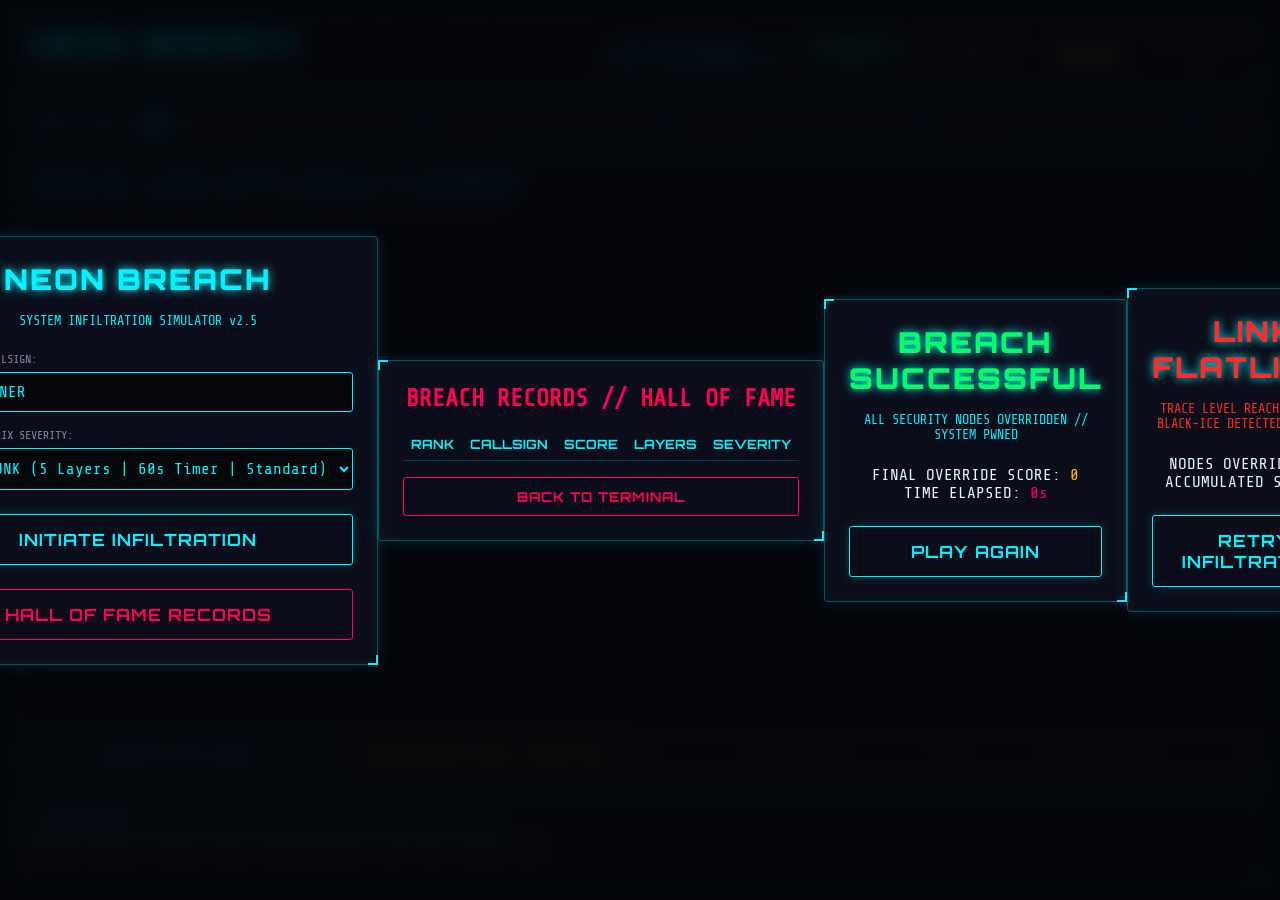
<file: L -2/index.html>
<!DOCTYPE html>
<html lang="en">
<head>
    <meta charset="UTF-8">
    <meta name="viewport" content="width=device-width, initial-scale=1.0">
    <title>NEON BREACH // Cyberpunk Escape-Room</title>
    <link rel="stylesheet" href="style.css">
    <link rel="preconnect" href="https://fonts.googleapis.com">
    <link rel="preconnect" href="https://fonts.gstatic.com" crossorigin>
    <link href="https://fonts.googleapis.com/css2?family=Orbitron:wght@400;600;800;900&family=Share+Tech+Mono&display=swap" rel="stylesheet">
</head>
<body>
    <!-- Animated Matrix Particle Canvas -->
    <canvas id="bg-canvas"></canvas>

    <!-- CRT Scanline & Glitch Overlay -->
    <div class="scanlines"></div>

    <!-- Main Game Container -->
    <div id="game-container">
        
        <!-- Header / Status HUD Bar -->
        <header id="hud-bar" class="cyber-panel">
            <div class="hud-brand">
                <div class="glitch-title" data-text="NEON BREACH">NEON BREACH</div>
                <div class="hud-subtitle">CYBERSPACE INFILTRATION TERMINAL</div>
            </div>

            <div class="hud-metrics">
                <div class="metric-box">
                    <span class="metric-label">RUNNER</span>
                    <span id="hud-runner" class="metric-value text-cyan">NETRUNNER_X</span>
                </div>

                <div class="metric-box">
                    <span class="metric-label">INTEGRITY</span>
                    <div class="progress-bar-container">
                        <div id="integrity-bar" class="progress-bar bg-green" style="width: 100%;"></div>
                    </div>
                    <span id="hud-integrity" class="metric-sub text-green">100 HP</span>
                </div>

                <div class="metric-box">
                    <span class="metric-label">SYSTEM TRACE</span>
                    <div class="progress-bar-container">
                        <div id="trace-bar" class="progress-bar bg-red" style="width: 0%;"></div>
                    </div>
                    <span id="hud-trace" class="metric-sub text-red">0%</span>
                </div>

                <div class="metric-box">
                    <span class="metric-label">NODE TIMER</span>
                    <span id="hud-timer" class="metric-value text-yellow">60.0s</span>
                </div>

                <div class="metric-box">
                    <span class="metric-label">OVERRIDE SCORE</span>
                    <span id="hud-score" class="metric-value text-magenta">0</span>
                </div>
            </div>
        </header>

        <!-- Main Security Node Map & Viewport Grid -->
        <main id="main-viewport">
            
            <!-- Security Layers Node Progress Bar -->
            <nav id="node-map" class="cyber-panel">
                <div class="node-map-title">SECURITY LAYERS:</div>
                <div class="nodes-container">
                    <div class="node-item active" id="node-step-0">
                        <div class="node-icon">01</div>
                        <div class="node-label">LOGIC ICE</div>
                    </div>
                    <div class="node-line"></div>

                    <div class="node-item" id="node-step-1">
                        <div class="node-icon">02</div>
                        <div class="node-label">CIPHER</div>
                    </div>
                    <div class="node-line"></div>

                    <div class="node-item" id="node-step-2">
                        <div class="node-icon">03</div>
                        <div class="node-label">ANOMALY</div>
                    </div>
                    <div class="node-line"></div>

                    <div class="node-item" id="node-step-3">
                        <div class="node-icon">04</div>
                        <div class="node-label">SEQUENCE</div>
                    </div>
                    <div class="node-line"></div>

                    <div class="node-item" id="node-step-4">
                        <div class="node-icon">05</div>
                        <div class="node-label">KEYPAD</div>
                    </div>
                </div>
            </nav>

            <!-- Active Puzzle Stage Viewport -->
            <section id="puzzle-stage" class="cyber-panel">
                <div id="stage-header">
                    <h2 id="puzzle-title" class="text-cyan">NODE 01: LOGIC GATE CIRCUIT OVERRIDE</h2>
                    <p id="puzzle-sub" class="text-dim">Configure input signal switches to produce a HIGH (1) output signal.</p>
                </div>

                <!-- Dynamic Visual Puzzle Container -->
                <div id="puzzle-interactive-area">
                    <!-- Injected dynamically by JS based on active node type -->
                </div>

                <!-- Input Controls & Action Buttons -->
                <div id="puzzle-controls-bar">
                    <div class="action-buttons">
                        <button id="btn-submit" class="cyber-btn btn-primary">SUBMIT PAYLOAD</button>
                        <button id="btn-hint" class="cyber-btn btn-warning">DIAGNOSTIC HINT (-150 PTS)</button>
                        <button id="btn-audio" class="cyber-btn btn-secondary">AUDIO: ON</button>
                        <button id="btn-abort" class="cyber-btn btn-danger">SEVER LINK</button>
                    </div>
                </div>
            </section>

        </main>

        <!-- Footer / Notification Feed -->
        <footer id="terminal-feed" class="cyber-panel">
            <div class="feed-header">> SYSTEM LOG OUTPUT:</div>
            <div id="feed-messages">
                <div class="log-line text-cyan">[SYSTEM] Neural interface connected to Arasaka ICE Perimeter Gateway.</div>
                <div class="log-line text-yellow">[NOTICE] Complete security layer overrides before trace level reaches 100%.</div>
            </div>
        </footer>
    </div>

    <!-- Modals (Start Screen, Victory, Game Over, Leaderboard) -->
    <div id="modal-overlay" class="modal-backdrop">
        
        <!-- Start Game Screen -->
        <div id="start-modal" class="modal-card cyber-panel">
            <h1 class="glitch-title" data-text="NEON BREACH">NEON BREACH</h1>
            <p class="modal-desc text-cyan">SYSTEM INFILTRATION SIMULATOR v2.5</p>

            <div class="form-group">
                <label>NETRUNNER CALLSIGN:</label>
                <input type="text" id="input-handle" value="NEO_RUNNER" maxlength="16" class="cyber-input">
            </div>

            <div class="form-group">
                <label>SECURITY MATRIX SEVERITY:</label>
                <select id="select-difficulty" class="cyber-input">
                    <option value="NOVICE">NOVICE (4 Layers | 90s Timer | Low Trace)</option>
                    <option value="CYBERPUNK" selected>CYBERPUNK (5 Layers | 60s Timer | Standard)</option>
                    <option value="BLACK_ICE">BLACK-ICE (5 Layers | 45s Timer | Hardcore)</option>
                </select>
            </div>

            <button id="btn-start-game" class="cyber-btn btn-primary btn-large">INITIATE INFILTRATION</button>
            <button id="btn-show-scores" class="cyber-btn btn-secondary btn-large">HALL OF FAME RECORDS</button>
        </div>

        <!-- Leaderboard Modal -->
        <div id="scores-modal" class="modal-card cyber-panel hidden">
            <h2 class="text-magenta">BREACH RECORDS // HALL OF FAME</h2>
            <div id="scores-table-container">
                <table class="cyber-table">
                    <thead>
                        <tr>
                            <th>RANK</th>
                            <th>CALLSIGN</th>
                            <th>SCORE</th>
                            <th>LAYERS</th>
                            <th>SEVERITY</th>
                        </tr>
                    </thead>
                    <tbody id="scores-tbody">
                        <!-- Injected by JS -->
                    </tbody>
                </table>
            </div>
            <button id="btn-close-scores" class="cyber-btn btn-secondary">BACK TO TERMINAL</button>
        </div>

        <!-- Victory Modal -->
        <div id="victory-modal" class="modal-card cyber-panel hidden">
            <h1 class="text-green glitch-title" data-text="BREACH SUCCESSFUL">BREACH SUCCESSFUL</h1>
            <p class="modal-desc text-cyan">ALL SECURITY NODES OVERRIDDEN // SYSTEM PWNED</p>
            <div class="result-stats">
                <div>FINAL OVERRIDE SCORE: <span id="vic-score" class="text-yellow">0</span></div>
                <div>TIME ELAPSED: <span id="vic-time" class="text-magenta">0s</span></div>
            </div>
            <button id="btn-vic-restart" class="cyber-btn btn-primary btn-large">PLAY AGAIN</button>
        </div>

        <!-- Defeat Modal -->
        <div id="defeat-modal" class="modal-card cyber-panel hidden">
            <h1 class="text-red glitch-title" data-text="LINK FLATLINED">LINK FLATLINED</h1>
            <p class="modal-desc text-red">TRACE LEVEL REACHED 100% // BLACK-ICE DETECTED YOUR DECK</p>
            <div class="result-stats">
                <div>NODES OVERRIDDEN: <span id="def-nodes" class="text-yellow">0</span></div>
                <div>ACCUMULATED SCORE: <span id="def-score" class="text-cyan">0</span></div>
            </div>
            <button id="btn-def-restart" class="cyber-btn btn-primary btn-large">RETRY INFILTRATION</button>
        </div>
    </div>

    <script src="app.js"></script>
</body>
</html>
</file>
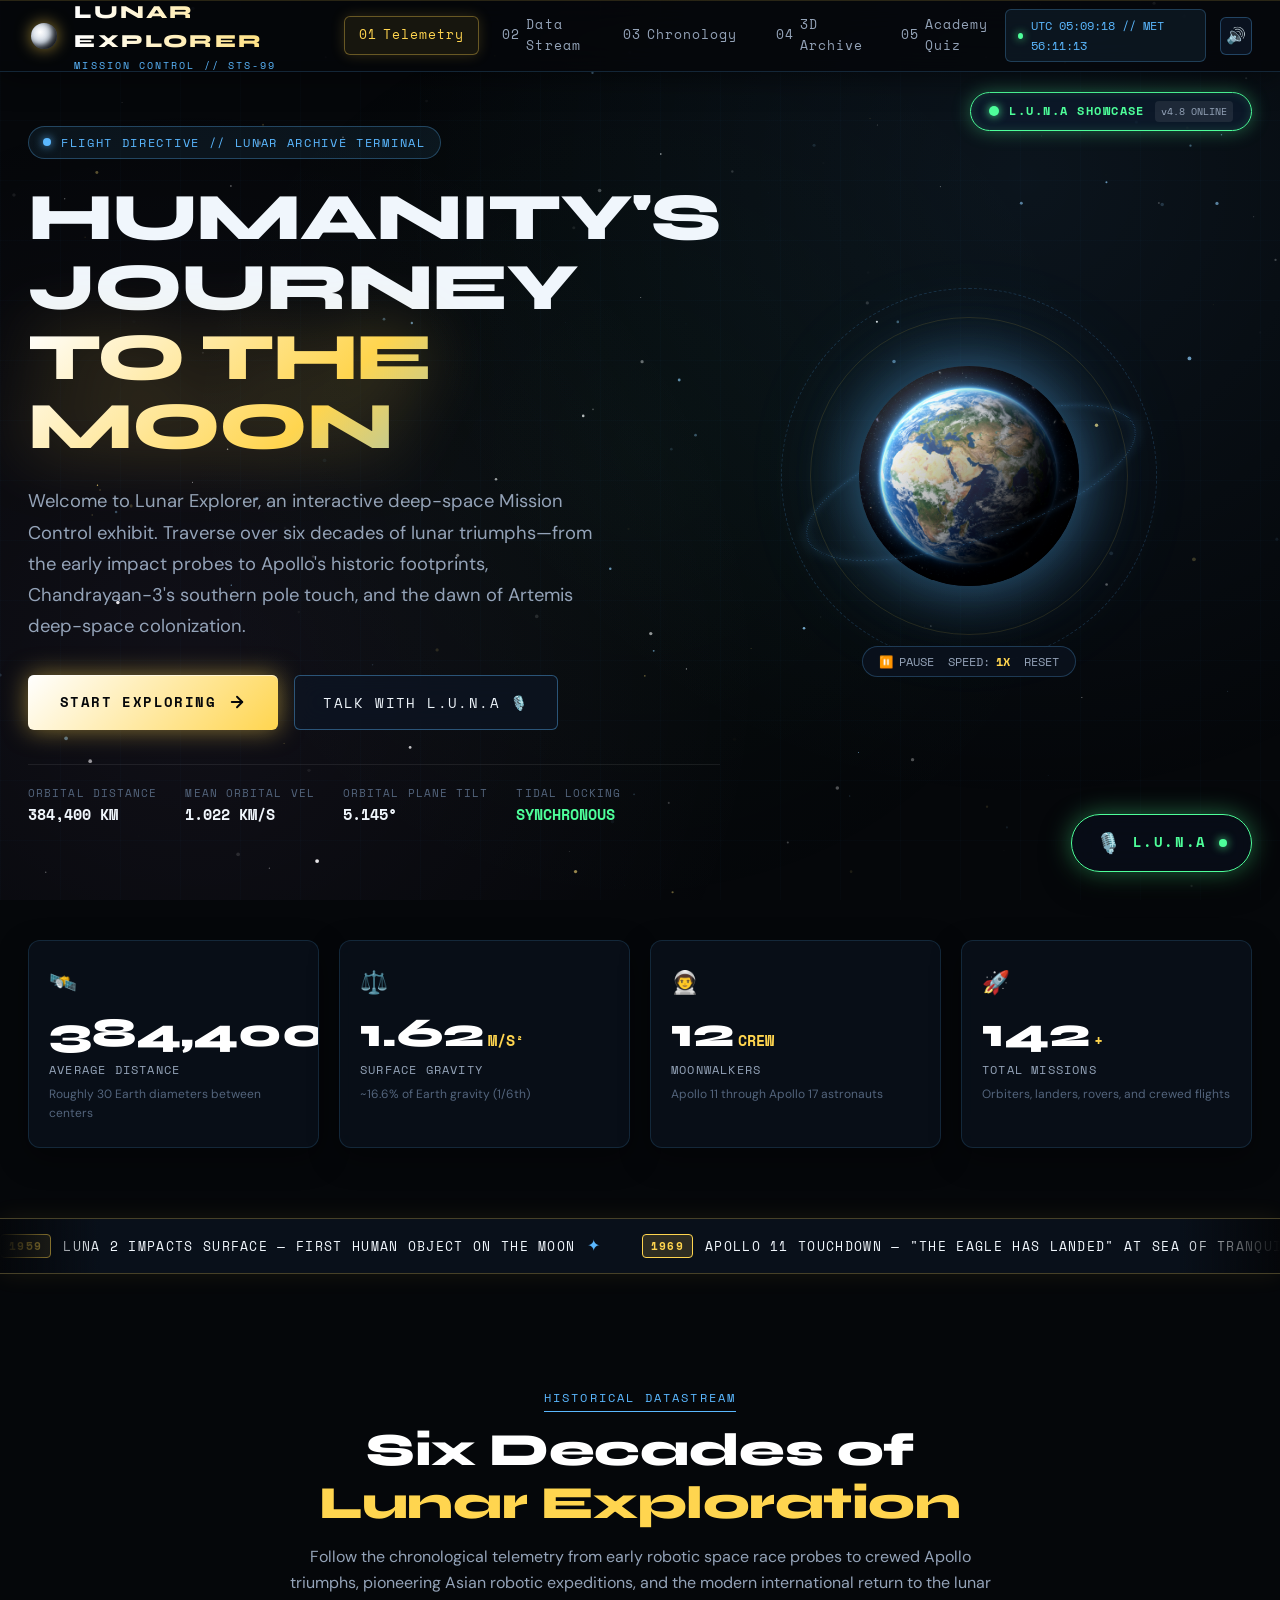
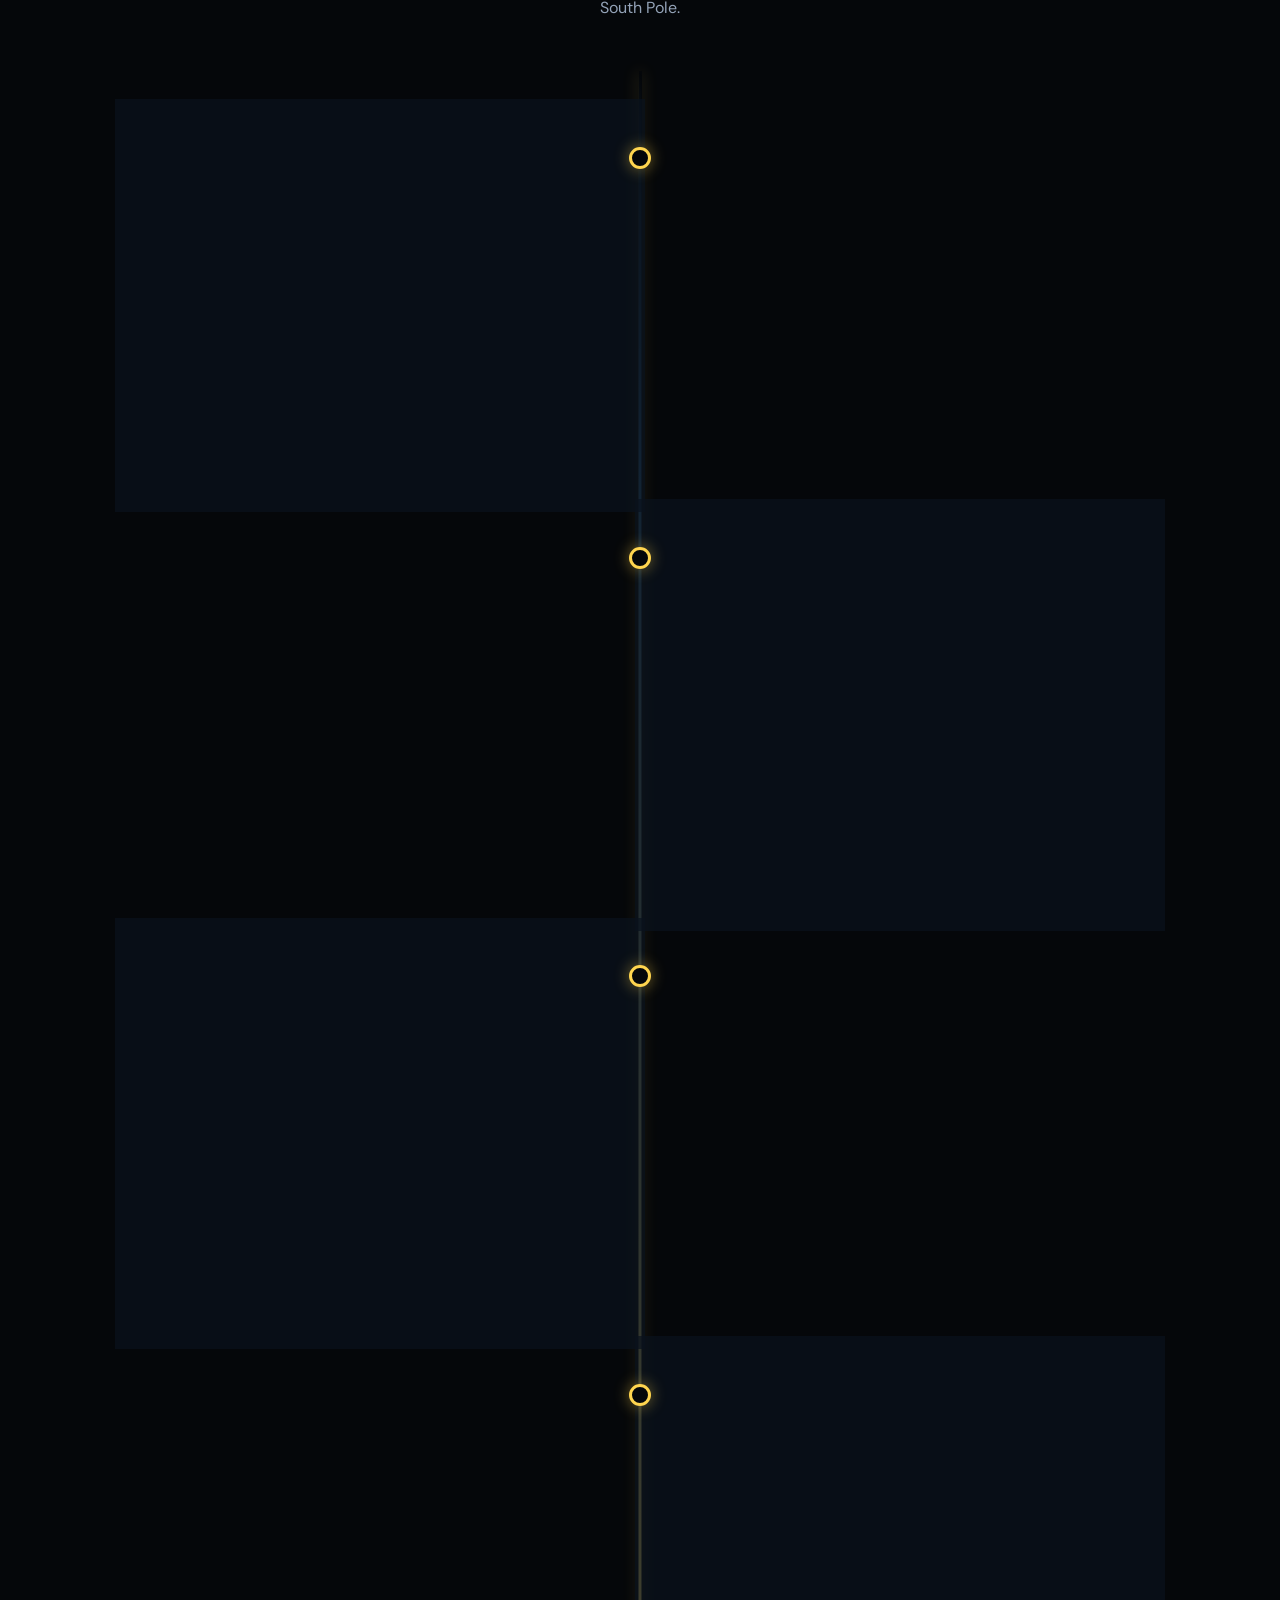
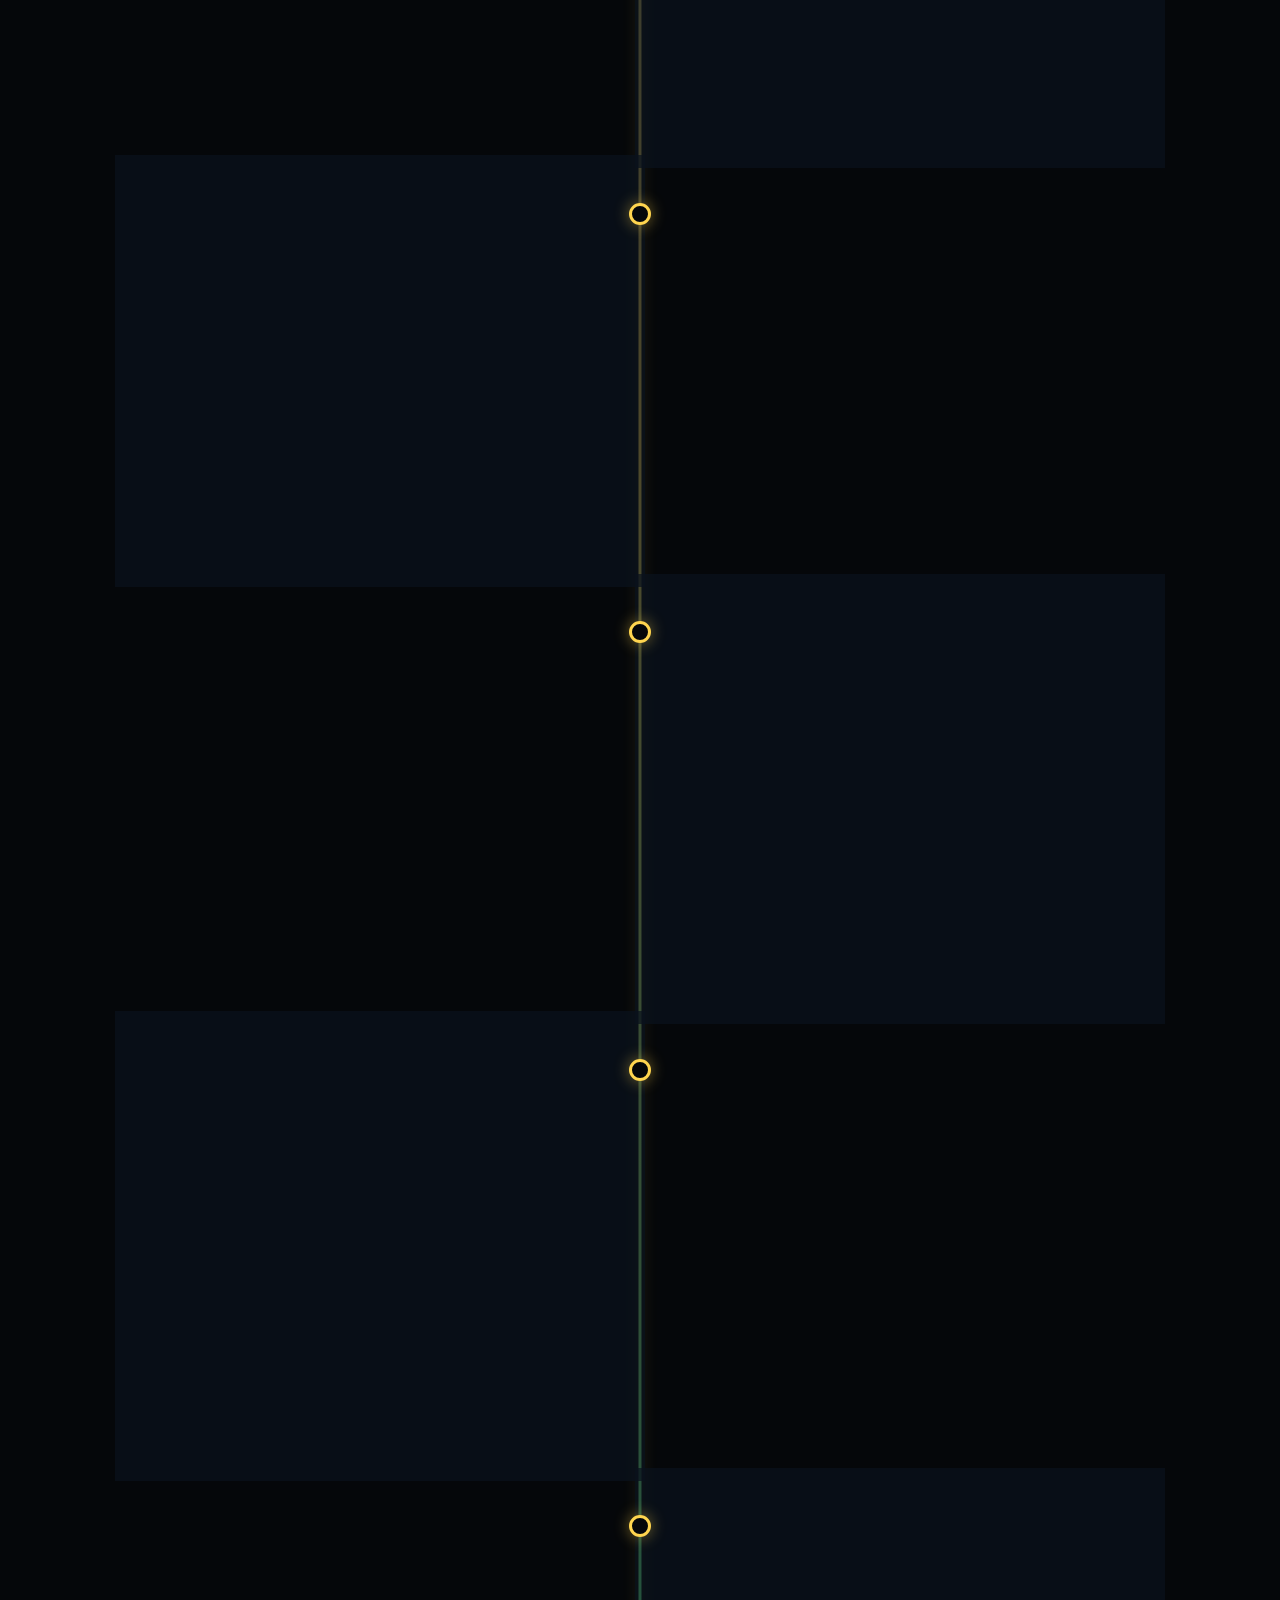
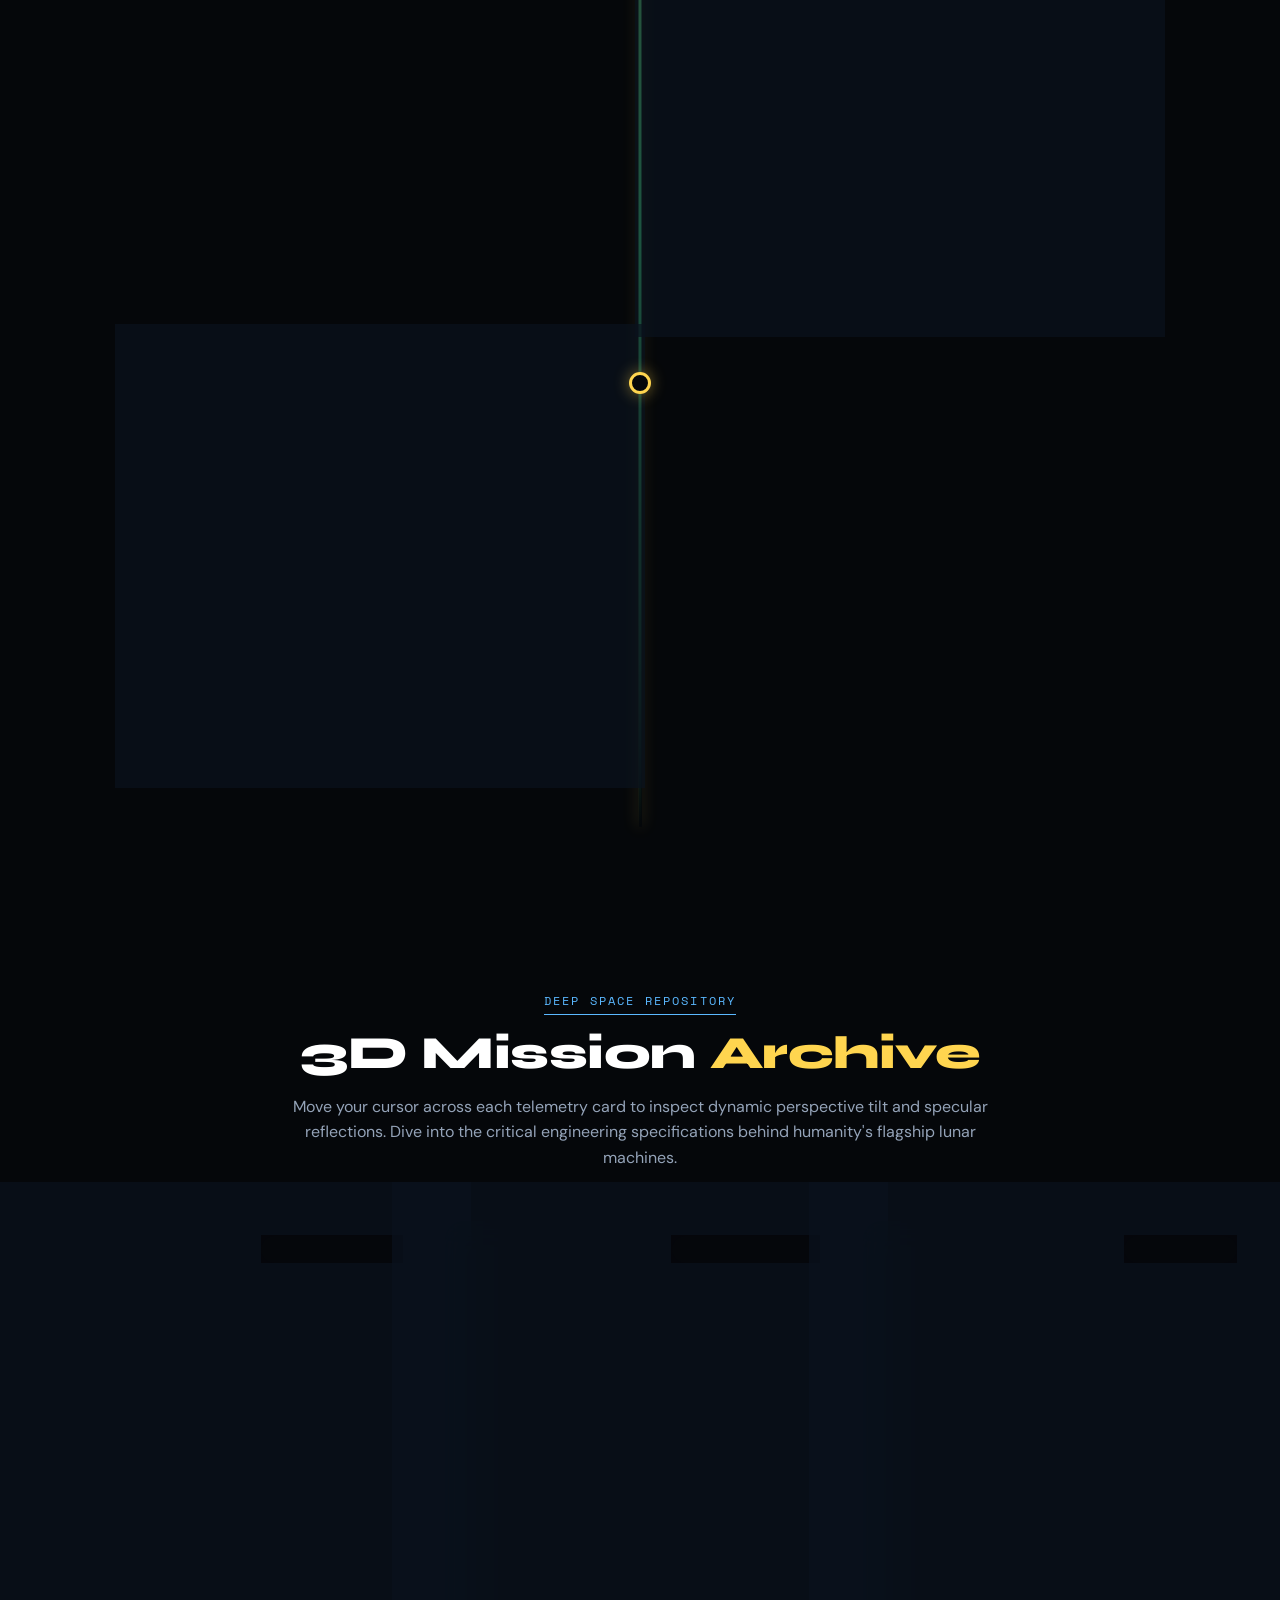
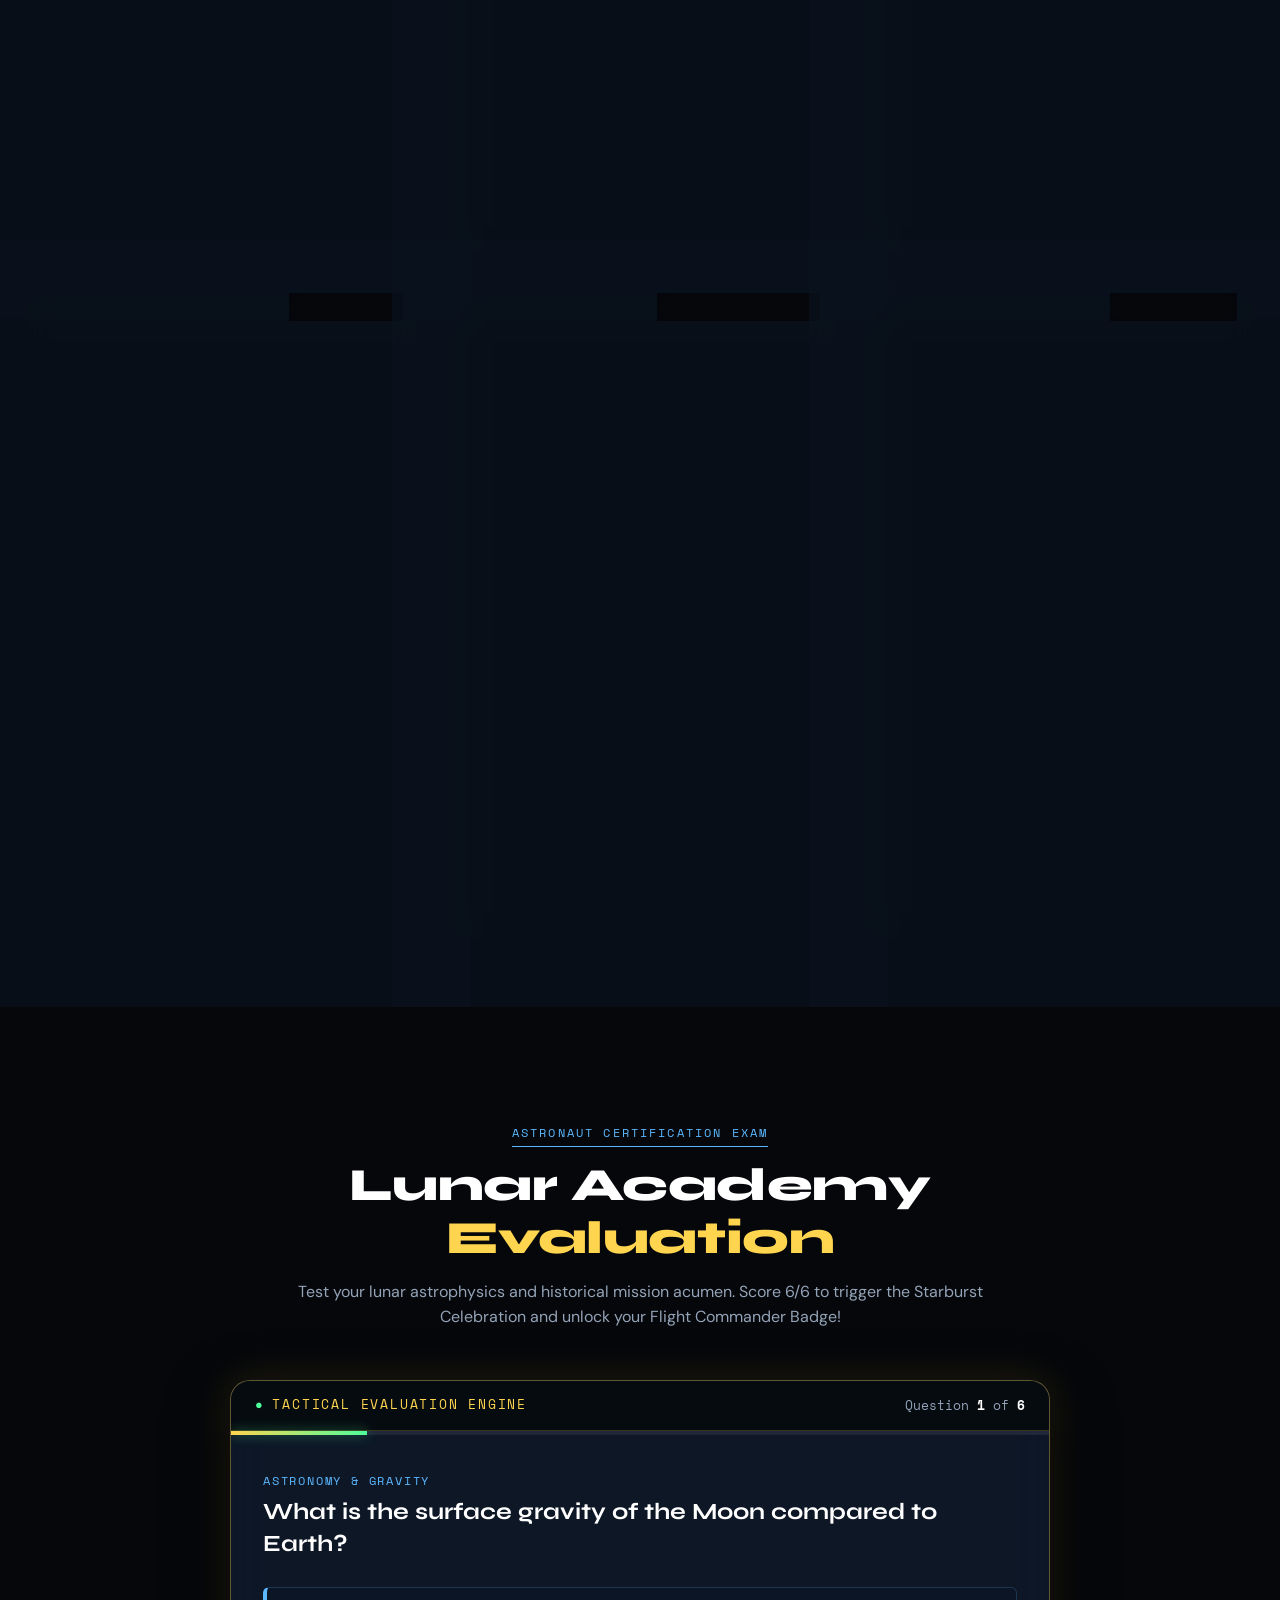
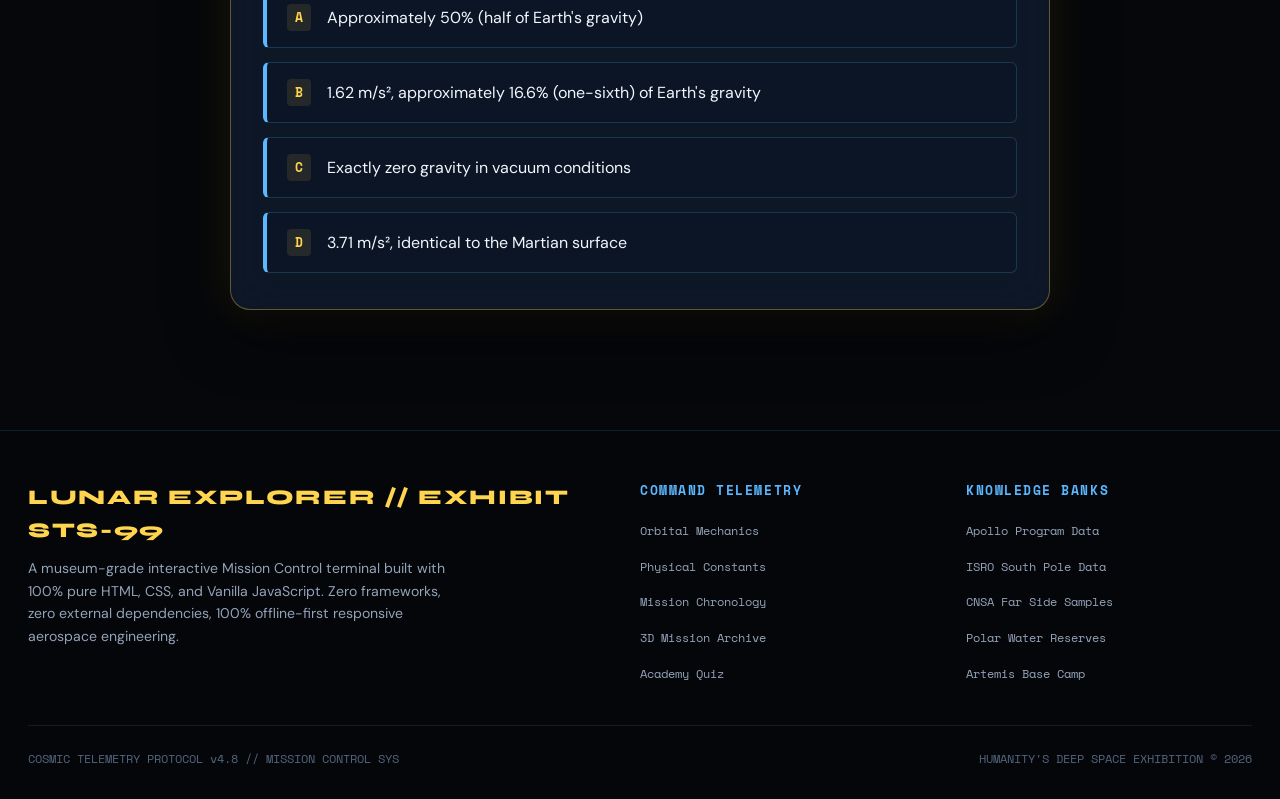
<file: L-3/index.html>
<!DOCTYPE html>
<html lang="en">
<head>
  <meta charset="UTF-8">
  <meta name="viewport" content="width=device-width, initial-scale=1.0">
  <meta name="description" content="Lunar Explorer - A museum-grade sci-fi interactive Mission Control exhibit exploring lunar science, historical missions, and future expeditions.">
  <title>Lunar Explorer // Deep Space Mission Control</title>
  <link rel="stylesheet" href="style.css">
</head>
<body>

  <!-- Dynamic Starfield Canvas Background -->
  <canvas id="star-canvas"></canvas>
  <div class="cosmic-nebula"></div>
  <div class="grid-overlay"></div>

  <!-- Animated Shooting Stars -->
  <div class="shooting-star shooting-star-1"></div>
  <div class="shooting-star shooting-star-2"></div>
  <div class="shooting-star shooting-star-3"></div>

  <!-- Confetti Canvas for Perfect Quiz Score -->
  <canvas id="confetti-canvas"></canvas>

  <!-- =========================================================================
       FIXED COMMAND NAVIGATION
       ========================================================================= -->
  <header class="mission-nav">
    <div class="container nav-content">
      <a href="#hero" class="brand-logo" id="nav-brand-logo">
        <div class="moon-pulse-container">
          <div class="moon-orb-icon"></div>
          <div class="moon-pulse-ring"></div>
        </div>
        <div class="brand-text-block">
          <span class="brand-title">Lunar Explorer</span>
          <span class="brand-sub">Mission Control // STS-99</span>
        </div>
      </a>

      <nav>
        <ul class="nav-links">
          <li><a href="#hero" class="nav-link active" id="nav-link-hero"><span class="nav-num">01</span> Telemetry</a></li>
          <li><a href="#stats" class="nav-link" id="nav-link-stats"><span class="nav-num">02</span> Data Stream</a></li>
          <li><a href="#timeline" class="nav-link" id="nav-link-timeline"><span class="nav-num">03</span> Chronology</a></li>
          <li><a href="#archive" class="nav-link" id="nav-link-archive"><span class="nav-num">04</span> 3D Archive</a></li>
          <li><a href="#quiz" class="nav-link" id="nav-link-quiz"><span class="nav-num">05</span> Academy Quiz</a></li>
        </ul>
      </nav>

      <div class="nav-controls">
        <div class="mission-clock" id="mission-clock">
          <span class="clock-dot"></span>
          <span id="clock-display">UTC 00:00:00 // MET 56:11:09</span>
        </div>
        <button class="audio-toggle-btn" id="audio-toggle-btn" title="Toggle UI Sound Effects" aria-label="Toggle UI Sound">
          <span id="audio-icon">🔊</span>
        </button>
      </div>
    </div>
  </header>

  <!-- L.U.N.A SHOWCASE BADGE (FIXED TOP-RIGHT HERO HUD) -->
  <aside class="luna-showcase-badge" id="luna-showcase-badge">
    <div class="luna-badge-trigger" id="luna-badge-trigger" tabindex="0" role="button" aria-expanded="false" aria-label="Open L.U.N.A Specifications">
      <div class="luna-badge-pulse"></div>
      <span class="luna-badge-label">L.U.N.A SHOWCASE</span>
      <span class="luna-badge-status">v4.8 ONLINE</span>
    </div>
    <div class="luna-specs-panel">
      <div class="specs-header">
        <span class="specs-title">SYS://NEURAL-LUNAR-CORE</span>
        <span class="specs-ver">BUILD 2026.9</span>
      </div>
      <div class="specs-grid">
        <div class="spec-item">
          <div class="spec-key">Speech Engine</div>
          <div class="spec-val">WebSpeech TTS (1.1x)</div>
        </div>
        <div class="spec-item">
          <div class="spec-key">Knowledge Depth</div>
          <div class="spec-val">60+ Lunar Nodes</div>
        </div>
        <div class="spec-item">
          <div class="spec-key">Latency</div>
          <div class="spec-val">&lt; 14ms (Local)</div>
        </div>
        <div class="spec-item">
          <div class="spec-key">Network Status</div>
          <div class="spec-val" style="color: var(--teal)">100% OFFLINE</div>
        </div>
      </div>
      <p class="specs-desc">
        Equipped with natural keyword parsing and conversational neural responses covering 1959–2026+ Apollo, Artemis, CNSA, & ISRO lunar endeavors.
      </p>
    </div>
  </aside>

  <!-- =========================================================================
       HERO MISSION CONTROL DECK (TWO-COLUMN)
       ========================================================================= -->
  <main>
    <section class="hero-section" id="hero">
      <div class="container hero-grid">
        
        <!-- Left Hero Column -->
        <div class="hero-content">
          <div class="hud-tag">
            <span class="hud-indicator-pulse"></span>
            <span>FLIGHT DIRECTIVE // LUNAR ARCHIVE TERMINAL</span>
          </div>

          <h1 class="hero-title">
            Humanity's Journey
            <span class="hologram-text">To The Moon</span>
          </h1>

          <p class="hero-subtitle">
            Welcome to Lunar Explorer, an interactive deep-space Mission Control exhibit. 
            Traverse over six decades of lunar triumphs—from the early impact probes to Apollo's historic footprints, 
            Chandrayaan-3's southern pole touch, and the dawn of Artemis deep-space colonization.
          </p>

          <div class="hero-cta-group">
            <a href="#timeline" class="btn-primary" id="hero-explore-cta">
              <span>Start Exploring</span>
              <svg width="18" height="18" viewBox="0 0 24 24" fill="none" stroke="currentColor" stroke-width="2.5" stroke-linecap="round" stroke-linejoin="round">
                <line x1="5" y1="12" x2="19" y2="12"></line>
                <polyline points="12 5 19 12 12 19"></polyline>
              </svg>
            </a>
            <button class="btn-secondary" id="hero-luna-cta">
              <span>Talk with L.U.N.A</span>
              <span style="color: var(--teal)">🎙️</span>
            </button>
          </div>

          <div class="hero-quick-meta">
            <div class="quick-meta-item">
              <span class="quick-meta-label">Orbital Distance</span>
              <span class="quick-meta-value">384,400 KM</span>
            </div>
            <div class="quick-meta-item">
              <span class="quick-meta-label">Mean Orbital Vel</span>
              <span class="quick-meta-value">1.022 KM/S</span>
            </div>
            <div class="quick-meta-item">
              <span class="quick-meta-label">Orbital Plane Tilt</span>
              <span class="quick-meta-value">5.145°</span>
            </div>
            <div class="quick-meta-item">
              <span class="quick-meta-label">Tidal Locking</span>
              <span class="quick-meta-value" style="color: var(--teal)">SYNCHRONOUS</span>
            </div>
          </div>
        </div>

        <!-- Right Hero Column: 650px 3D Earth-Moon System -->
        <div class="hero-stage-wrapper">
          <div class="orbital-viewport" id="orbital-viewport">
            
            <!-- HUD Alignment Rings -->
            <div class="hud-target-ring hud-ring-outer"></div>
            <div class="hud-target-ring hud-ring-mid"></div>

            <!-- Tilted Orbital Plane with Trajectory Ring -->
            <div class="orbital-plane" id="orbital-plane">
              <div class="orbital-track-line"></div>
              
              <!-- Orbiting Moon Pivot -->
              <div class="moon-orbit-pivot" id="moon-orbit-pivot">
                <div class="moon-sphere" id="interactive-moon" title="The Moon - Click for telemetry" tabindex="0"></div>
              </div>
            </div>

            <!-- Earth Center Sphere (Using local earth.jpg) -->
            <div class="earth-sphere-container" id="earth-container" title="Earth - Primary Focal Center">
              <div class="earth-sphere-texture"></div>
              <div class="earth-atmosphere-glow"></div>
            </div>

            <!-- Interactive Orbital Simulation HUD Controls -->
            <div class="sim-controls-panel">
              <button class="sim-btn" id="sim-pause-toggle">
                <span id="sim-pause-icon">⏸️</span>
                <span id="sim-pause-text">PAUSE</span>
              </button>
              <button class="sim-btn" id="sim-speed-toggle">
                <span>SPEED:</span>
                <strong id="sim-speed-val" style="color: var(--gold)">1X</strong>
              </button>
              <button class="sim-btn" id="sim-reset-toggle">
                <span>RESET</span>
              </button>
            </div>

          </div>
        </div>

      </div>
    </section>

    <!-- =========================================================================
         MISSION STATS COUNTERS
         ========================================================================= -->
    <section class="stats-section" id="stats">
      <div class="container">
        <div class="stats-grid">
          
          <div class="stat-card">
            <span class="stat-icon-wrap" style="color: var(--blue)">🛰️</span>
            <div class="stat-value-neon">
              <span class="counter-num" data-target="384400">0</span>
              <span class="stat-unit">KM</span>
            </div>
            <div class="stat-label">Average Distance</div>
            <div class="stat-subtext">Roughly 30 Earth diameters between centers</div>
          </div>

          <div class="stat-card">
            <span class="stat-icon-wrap" style="color: var(--gold)">⚖️</span>
            <div class="stat-value-neon">
              <span class="counter-num" data-target="1.62" data-decimal="2">0.00</span>
              <span class="stat-unit">M/S²</span>
            </div>
            <div class="stat-label">Surface Gravity</div>
            <div class="stat-subtext">~16.6% of Earth gravity (1/6th)</div>
          </div>

          <div class="stat-card">
            <span class="stat-icon-wrap" style="color: var(--teal)">👨‍🚀</span>
            <div class="stat-value-neon">
              <span class="counter-num" data-target="12">0</span>
              <span class="stat-unit">CREW</span>
            </div>
            <div class="stat-label">Moonwalkers</div>
            <div class="stat-subtext">Apollo 11 through Apollo 17 astronauts</div>
          </div>

          <div class="stat-card">
            <span class="stat-icon-wrap" style="color: var(--lilac)">🚀</span>
            <div class="stat-value-neon">
              <span class="counter-num" data-target="142">0</span>
              <span class="stat-unit">+</span>
            </div>
            <div class="stat-label">Total Missions</div>
            <div class="stat-subtext">Orbiters, landers, rovers, and crewed flights</div>
          </div>

        </div>
      </div>
    </section>

    <!-- CONTINUOUS SCROLLING MARQUEE TICKER STRIP -->
    <div class="ticker-strip-wrapper" aria-label="Mission Event Ticker">
      <div class="ticker-track" id="ticker-track">
        <!-- Content duplicated via JS for seamless infinite loop -->
        <div class="ticker-item"><span class="ticker-badge">1959</span> LUNA 2 IMPACTS SURFACE — FIRST HUMAN OBJECT ON THE MOON <span class="ticker-dot">✦</span></div>
        <div class="ticker-item"><span class="ticker-badge">1969</span> APOLLO 11 TOUCHDOWN — "THE EAGLE HAS LANDED" AT SEA OF TRANQUILITY <span class="ticker-dot">✦</span></div>
        <div class="ticker-item"><span class="ticker-badge">1970</span> LUNOKHOD 1 BECOMES FIRST WHEELED PLANETARY ROVER <span class="ticker-dot">✦</span></div>
        <div class="ticker-item"><span class="ticker-badge">1972</span> APOLLO 17 DEPLOYS FINAL HUMAN SURFACE EXPERIMENTS <span class="ticker-dot">✦</span></div>
        <div class="ticker-item"><span class="ticker-badge">2008</span> CHANDRAYAAN-1 M3 PAYLOAD CONFIRMS WATER MOLECULES <span class="ticker-dot">✦</span></div>
        <div class="ticker-item"><span class="ticker-badge">2019</span> CHANG'E 4 HISTORIC FIRST TOUCHDOWN ON MOON'S FAR SIDE <span class="ticker-dot">✦</span></div>
        <div class="ticker-item"><span class="ticker-badge">2020</span> CHANG'E 5 RETURNS 1.73 KG OF FRESH LUNAR BASALT SAMPLES <span class="ticker-dot">✦</span></div>
        <div class="ticker-item"><span class="ticker-badge">2023</span> CHANDRAYAAN-3 TOUCHES DOWN AT 69° SOUTH POLE HIGHLANDS <span class="ticker-dot">✦</span></div>
        <div class="ticker-item"><span class="ticker-badge">2024</span> SLIM LANDS WITH SUB-100M PINPOINT PRECISION <span class="ticker-dot">✦</span></div>
        <div class="ticker-item"><span class="ticker-badge">2026+</span> ARTEMIS EXPEDITIONS PREPARE PERMANENT LUNAR BASE CAMP & GATEWAY <span class="ticker-dot">✦</span></div>
      </div>
    </div>

    <!-- =========================================================================
         INTERACTIVE MISSION TIMELINE (VERTICAL DATA STREAM)
         ========================================================================= -->
    <section class="timeline-section" id="timeline">
      <div class="container">
        
        <div class="section-header">
          <span class="section-tag">HISTORICAL DATASTREAM</span>
          <h2 class="section-title">Six Decades of <span>Lunar Exploration</span></h2>
          <p class="section-desc">
            Follow the chronological telemetry from early robotic space race probes to crewed Apollo triumphs, 
            pioneering Asian robotic expeditions, and the modern international return to the lunar South Pole.
          </p>
        </div>

        <div class="timeline-stream" id="timeline-stream">
          
          <!-- Node 1: 1959 Luna 2 -->
          <div class="timeline-node left">
            <div class="node-marker"></div>
            <div class="node-card">
              <div class="node-top-meta">
                <span class="node-year">1959</span>
                <span class="agency-badge agency-ussr">USSR / OKB-1</span>
              </div>
              <h3 class="node-title">Luna 2 Impact</h3>
              <p class="node-desc">
                The first artificial human-made spacecraft to reach the surface of another celestial body, 
                impacting east of Mare Serenitatis and confirming the Moon has no significant dipole magnetic field.
              </p>
              <ul class="node-highlights">
                <li class="highlight-item"><span class="highlight-bullet">▸</span> Impact Velocity: 3.3 km/s</li>
                <li class="highlight-item"><span class="highlight-bullet">▸</span> Discovered solar wind flux between Earth & Moon</li>
                <li class="highlight-item"><span class="highlight-bullet">▸</span> Carried Soviet pennants and scintillation counters</li>
              </ul>
            </div>
          </div>

          <!-- Node 2: 1966 Surveyor 1 -->
          <div class="timeline-node right">
            <div class="node-marker"></div>
            <div class="node-card">
              <div class="node-top-meta">
                <span class="agency-badge agency-nasa">NASA / JPL</span>
                <span class="node-year">1966</span>
              </div>
              <h3 class="node-title">Surveyor 1 Soft Landing</h3>
              <p class="node-desc">
                America's first true controlled soft touchdown on lunar soil inside the Ocean of Storms. 
                Disproved the fear that the lunar surface was swallowed by deep, loose dust quagmires.
              </p>
              <ul class="node-highlights">
                <li class="highlight-item"><span class="highlight-bullet">▸</span> Transmitted 11,200 high-res television photos</li>
                <li class="highlight-item"><span class="highlight-bullet">▸</span> Radar altimeter guidance touchdown at 3 m/s</li>
                <li class="highlight-item"><span class="highlight-bullet">▸</span> Proved lunar soil could support heavy Apollo lander pads</li>
              </ul>
            </div>
          </div>

          <!-- Node 3: 1969 Apollo 11 -->
          <div class="timeline-node left">
            <div class="node-marker"></div>
            <div class="node-card">
              <div class="node-top-meta">
                <span class="node-year">1969</span>
                <span class="agency-badge agency-nasa">NASA</span>
              </div>
              <h3 class="node-title">Apollo 11: The First Footsteps</h3>
              <p class="node-desc">
                Neil Armstrong and Buzz Aldrin pilot the Lunar Module "Eagle" down to the Sea of Tranquility. 
                Armstrong proclaims: "That's one small step for [a] man, one giant leap for mankind."
              </p>
              <ul class="node-highlights">
                <li class="highlight-item"><span class="highlight-bullet">▸</span> 21.5 hours on lunar surface; 2h 31m EVA</li>
                <li class="highlight-item"><span class="highlight-bullet">▸</span> Collected 21.55 kg of pristine lunar rocks & soil</li>
                <li class="highlight-item"><span class="highlight-bullet">▸</span> Deployed Early Apollo Scientific Experiment Package (EASEP)</li>
              </ul>
            </div>
          </div>

          <!-- Node 4: 1970 Lunokhod 1 -->
          <div class="timeline-node right">
            <div class="node-marker"></div>
            <div class="node-card">
              <div class="node-top-meta">
                <span class="agency-badge agency-ussr">USSR / Lavochkin</span>
                <span class="node-year">1970</span>
              </div>
              <h3 class="node-title">Lunokhod 1: First Planetary Rover</h3>
              <p class="node-desc">
                The world's first remotely driven wheeled robotic rover on an extraterrestrial surface. 
                Landed by Luna 17 in Mare Imbrium and operated for 322 Earth days under remote Soviet piloting.
              </p>
              <ul class="node-highlights">
                <li class="highlight-item"><span class="highlight-bullet">▸</span> Traversed 10,540 meters across craters and ridges</li>
                <li class="highlight-item"><span class="highlight-bullet">▸</span> Returned 20,000 television frames & 206 panoramas</li>
                <li class="highlight-item"><span class="highlight-bullet">▸</span> French laser retroreflector used for millimeter Earth-Moon ranging</li>
              </ul>
            </div>
          </div>

          <!-- Node 5: 1972 Apollo 17 -->
          <div class="timeline-node left">
            <div class="node-marker"></div>
            <div class="node-card">
              <div class="node-top-meta">
                <span class="node-year">1972</span>
                <span class="agency-badge agency-nasa">NASA</span>
              </div>
              <h3 class="node-title">Apollo 17: Pinnacle of Apollo</h3>
              <p class="node-desc">
                Gene Cernan and scientist-geologist Harrison Schmitt spend 75 hours in Taurus-Littrow valley. 
                They cover 35.7 km in the Lunar Roving Vehicle (LRV) and discover famous orange volcanic glass beads.
              </p>
              <ul class="node-highlights">
                <li class="highlight-item"><span class="highlight-bullet">▸</span> Returned 110.5 kg of geological samples (Apollo record)</li>
                <li class="highlight-item"><span class="highlight-bullet">▸</span> Total EVA duration: 22 hours, 4 minutes</li>
                <li class="highlight-item"><span class="highlight-bullet">▸</span> Final crewed lunar expedition of the 20th century</li>
              </ul>
            </div>
          </div>

          <!-- Node 6: 2008 Chandrayaan-1 -->
          <div class="timeline-node right">
            <div class="node-marker"></div>
            <div class="node-card">
              <div class="node-top-meta">
                <span class="agency-badge agency-isro">ISRO</span>
                <span class="node-year">2008</span>
              </div>
              <h3 class="node-title">Chandrayaan-1: Water Discovery</h3>
              <p class="node-desc">
                India's maiden deep space lunar orbiter revolutionized lunar science. 
                Data from its Moon Mineralogy Mapper (M3) and Moon Impact Probe (MIP) definitively confirmed widespread water (H₂O) and hydroxyl (OH) molecules.
              </p>
              <ul class="node-highlights">
                <li class="highlight-item"><span class="highlight-bullet">▸</span> Overturned the 40-year paradigm of a bone-dry Moon</li>
                <li class="highlight-item"><span class="highlight-bullet">▸</span> 3D topographic mapping of polar permanently shadowed craters</li>
                <li class="highlight-item"><span class="highlight-bullet">▸</span> Carried collaborative instruments from NASA, ESA, and Bulgaria</li>
              </ul>
            </div>
          </div>

          <!-- Node 7: 2019 Chang'e 4 -->
          <div class="timeline-node left">
            <div class="node-marker"></div>
            <div class="node-card">
              <div class="node-top-meta">
                <span class="node-year">2019</span>
                <span class="agency-badge agency-cnsa">CNSA</span>
              </div>
              <h3 class="node-title">Chang'e 4: The Far Side Frontier</h3>
              <p class="node-desc">
                Achieved the historic first-ever soft landing on the Moon's far side inside the ancient Von Kármán crater. 
                Relayed telemetry via the Queqiao halo orbit relay satellite positioned at the Earth-Moon L2 point.
              </p>
              <ul class="node-highlights">
                <li class="highlight-item"><span class="highlight-bullet">▸</span> Deployed the Yutu-2 rover across South Pole-Aitken basin</li>
                <li class="highlight-item"><span class="highlight-bullet">▸</span> Conducted radio astronomy free from Earth electromagnetic noise</li>
                <li class="highlight-item"><span class="highlight-bullet">▸</span> Germinated the first plant seed (cotton sprout) on the Moon</li>
              </ul>
            </div>
          </div>

          <!-- Node 8: 2023 Chandrayaan-3 -->
          <div class="timeline-node right">
            <div class="node-marker"></div>
            <div class="node-card">
              <div class="node-top-meta">
                <span class="agency-badge agency-isro">ISRO</span>
                <span class="node-year">2023</span>
              </div>
              <h3 class="node-title">Chandrayaan-3: Polar Touchdown</h3>
              <p class="node-desc">
                India became the first nation to achieve a soft touchdown near the unexplored Lunar South Pole (69.37° S). 
                The Vikram lander and Pragyan rover conducted direct in-situ thermal and chemical measurements of polar regolith.
              </p>
              <ul class="node-highlights">
                <li class="highlight-item"><span class="highlight-bullet">▸</span> ChaSTE probe revealed dramatic 60°C temperature gradient in top 10cm</li>
                <li class="highlight-item"><span class="highlight-bullet">▸</span> LIBS spectrometer unambiguously detected Sulfur (S) on surface</li>
                <li class="highlight-item"><span class="highlight-bullet">▸</span> Executed a successful hop experiment validating ascent engines</li>
              </ul>
            </div>
          </div>

          <!-- Node 9: 2026+ Artemis Program -->
          <div class="timeline-node left">
            <div class="node-marker"></div>
            <div class="node-card" style="border-color: rgba(78, 255, 154, 0.4);">
              <div class="node-top-meta">
                <span class="node-year">2026+</span>
                <span class="agency-badge agency-nasa">NASA / ESA / JAXA / CSA</span>
              </div>
              <h3 class="node-title">Artemis: Permanent Lunar Presence</h3>
              <p class="node-desc">
                The international coalition to return humans—including the first woman and person of color—to the lunar surface. 
                Establishing the Lunar Gateway orbital station and sustainable Artemis Base Camp at the South Pole.
              </p>
              <ul class="node-highlights">
                <li class="highlight-item"><span class="highlight-bullet">▸</span> Space Launch System (SLS) & Orion crew vehicle</li>
                <li class="highlight-item"><span class="highlight-bullet">▸</span> Starship Human Landing System (HLS) surface transport</li>
                <li class="highlight-item"><span class="highlight-bullet">▸</span> In-situ resource utilization (ISRU) to extract water ice & oxygen</li>
              </ul>
            </div>
          </div>

        </div>
      </div>
    </section>

    <!-- =========================================================================
         3D MISSION ARCHIVE (INTERACTIVE TILT CARDS)
         ========================================================================= -->
    <section class="archive-section" id="archive">
      <div class="container">
        
        <div class="section-header">
          <span class="section-tag">DEEP SPACE REPOSITORY</span>
          <h2 class="section-title">3D Mission <span>Archive</span></h2>
          <p class="section-desc">
            Move your cursor across each telemetry card to inspect dynamic perspective tilt and specular reflections. 
            Dive into the critical engineering specifications behind humanity's flagship lunar machines.
          </p>
        </div>

        <div class="cards-grid-3d">

          <!-- Card 1: Artemis Program (Using local artemis.jpg) -->
          <div class="mission-card-3d-wrapper">
            <div class="mission-card-3d" data-card-id="artemis">
              <div class="card-glare"></div>
              <div class="mission-card-img-wrap">
                <img src="artemis.jpg" alt="NASA Artemis Spacecraft in Lunar Orbit" class="mission-card-img" loading="lazy">
                <div class="card-img-gradient-overlay"></div>
                <div class="card-status-badge">ACTIVE EXPEDITION</div>
              </div>
              <div class="card-content">
                <div class="card-header-meta">
                  <span class="card-meta-agency">NASA / MULTI-NATIONAL</span>
                  <span class="card-meta-date">2022–ONWARD</span>
                </div>
                <h3 class="card-title">Artemis Program</h3>
                <p class="card-desc">
                  Humanity's return to deep space. Artemis establishes sustainable lunar infrastructure, deep polar ice mining, and the orbiting Gateway platform as a stepping stone to Mars.
                </p>
                <div class="card-specs-table">
                  <div class="card-spec-row">
                    <span class="card-spec-k">Rocket</span>
                    <span class="card-spec-v">SLS Block 1 / 1B</span>
                  </div>
                  <div class="card-spec-row">
                    <span class="card-spec-k">Lander</span>
                    <span class="card-spec-v">Starship HLS / Blue Moon</span>
                  </div>
                  <div class="card-spec-row">
                    <span class="card-spec-k">Destination</span>
                    <span class="card-spec-v">South Pole (Shackleton)</span>
                  </div>
                  <div class="card-spec-row">
                    <span class="card-spec-k">Orbital Hub</span>
                    <span class="card-spec-v">Lunar Gateway (NRHO)</span>
                  </div>
                </div>
                <button class="card-action-btn" onclick="queryLunaTopic('Tell me about Artemis program')">
                  <span>Query L.U.N.A Telemetry</span>
                  <span>→</span>
                </button>
              </div>
            </div>
          </div>

          <!-- Card 2: Apollo 11 -->
          <div class="mission-card-3d-wrapper">
            <div class="mission-card-3d" data-card-id="apollo11">
              <div class="card-glare"></div>
              <div class="mission-card-img-wrap">
                <div style="width:100%; height:100%; background: radial-gradient(circle at 60% 40%, #1e293b, #05070a); display:flex; align-items:center; justify-content:center;">
                  <span style="font-size: 4.5rem;">🌕</span>
                </div>
                <div class="card-img-gradient-overlay"></div>
                <div class="card-status-badge" style="border-color: var(--gold); color: var(--gold)">HISTORIC MILESTONE</div>
              </div>
              <div class="card-content">
                <div class="card-header-meta">
                  <span class="card-meta-agency">NASA</span>
                  <span class="card-meta-date">JULY 1969</span>
                </div>
                <h3 class="card-title">Apollo 11</h3>
                <p class="card-desc">
                  The mission that fulfilled President Kennedy's national goal. Powered by the 363-foot Saturn V rocket, landing astronauts Neil Armstrong and Buzz Aldrin safely on lunar soil.
                </p>
                <div class="card-specs-table">
                  <div class="card-spec-row">
                    <span class="card-spec-k">Launch Mass</span>
                    <span class="card-spec-v">2,970,000 kg</span>
                  </div>
                  <div class="card-spec-row">
                    <span class="card-spec-k">Lunar Module</span>
                    <span class="card-spec-v">LM-5 "Eagle"</span>
                  </div>
                  <div class="card-spec-row">
                    <span class="card-spec-k">Touchdown Site</span>
                    <span class="card-spec-v">Mare Tranquillitatis</span>
                  </div>
                  <div class="card-spec-row">
                    <span class="card-spec-k">Sample Mass</span>
                    <span class="card-spec-v">21.55 kg (47.5 lb)</span>
                  </div>
                </div>
                <button class="card-action-btn" onclick="queryLunaTopic('Tell me about Apollo 11')">
                  <span>Query L.U.N.A Telemetry</span>
                  <span>→</span>
                </button>
              </div>
            </div>
          </div>

          <!-- Card 3: Chandrayaan-3 -->
          <div class="mission-card-3d-wrapper">
            <div class="mission-card-3d" data-card-id="chandrayaan3">
              <div class="card-glare"></div>
              <div class="mission-card-img-wrap">
                <div style="width:100%; height:100%; background: radial-gradient(circle at 40% 40%, #1e1b4b, #05070a); display:flex; align-items:center; justify-content:center;">
                  <span style="font-size: 4.5rem;">🇮🇳</span>
                </div>
                <div class="card-img-gradient-overlay"></div>
                <div class="card-status-badge">POLAR PIONEER</div>
              </div>
              <div class="card-content">
                <div class="card-header-meta">
                  <span class="card-meta-agency">ISRO</span>
                  <span class="card-meta-date">AUGUST 2023</span>
                </div>
                <h3 class="card-title">Chandrayaan-3</h3>
                <p class="card-desc">
                  A masterclass in precision aerospace engineering. Vikram lander executed an autonomous rough and fine braking sequence to touch down at high southern latitudes (69.37°S).
                </p>
                <div class="card-specs-table">
                  <div class="card-spec-row">
                    <span class="card-spec-k">Launch Vehicle</span>
                    <span class="card-spec-v">LVM3-M4</span>
                  </div>
                  <div class="card-spec-row">
                    <span class="card-spec-k">Rover</span>
                    <span class="card-spec-v">Pragyan (26 kg)</span>
                  </div>
                  <div class="card-spec-row">
                    <span class="card-spec-k">Key Discovery</span>
                    <span class="card-spec-v">Direct Surface Sulfur</span>
                  </div>
                  <div class="card-spec-row">
                    <span class="card-spec-k">Touchdown Site</span>
                    <span class="card-spec-v">Shiv Shakti Point</span>
                  </div>
                </div>
                <button class="card-action-btn" onclick="queryLunaTopic('Tell me about Chandrayaan-3')">
                  <span>Query L.U.N.A Telemetry</span>
                  <span>→</span>
                </button>
              </div>
            </div>
          </div>

          <!-- Card 4: Chang'e 5 Sample Return -->
          <div class="mission-card-3d-wrapper">
            <div class="mission-card-3d" data-card-id="change5">
              <div class="card-glare"></div>
              <div class="mission-card-img-wrap">
                <div style="width:100%; height:100%; background: radial-gradient(circle at 70% 30%, #31103f, #05070a); display:flex; align-items:center; justify-content:center;">
                  <span style="font-size: 4.5rem;">🇨🇳</span>
                </div>
                <div class="card-img-gradient-overlay"></div>
                <div class="card-status-badge">SAMPLE RETURN</div>
              </div>
              <div class="card-content">
                <div class="card-header-meta">
                  <span class="card-meta-agency">CNSA</span>
                  <span class="card-meta-date">DECEMBER 2020</span>
                </div>
                <h3 class="card-title">Chang'e 5</h3>
                <p class="card-desc">
                  First extraterrestrial sample retrieval in 44 years. Drilled and scooped volcanic material from Oceanus Procellarum, launching an ascender to rendezvous in lunar orbit before Earth re-entry.
                </p>
                <div class="card-specs-table">
                  <div class="card-spec-row">
                    <span class="card-spec-k">Sample Weight</span>
                    <span class="card-spec-v">1,731 grams</span>
                  </div>
                  <div class="card-spec-row">
                    <span class="card-spec-k">Basalt Age</span>
                    <span class="card-spec-v">~2.0 Billion Yrs</span>
                  </div>
                  <div class="card-spec-row">
                    <span class="card-spec-k">Landing Zone</span>
                    <span class="card-spec-v">Mons Rümker</span>
                  </div>
                  <div class="card-spec-row">
                    <span class="card-spec-k">New Mineral</span>
                    <span class="card-spec-v">Changesite-(Y)</span>
                  </div>
                </div>
                <button class="card-action-btn" onclick="queryLunaTopic('Tell me about Chang\'e 5')">
                  <span>Query L.U.N.A Telemetry</span>
                  <span>→</span>
                </button>
              </div>
            </div>
          </div>

          <!-- Card 5: Lunar Reconnaissance Orbiter (LRO) -->
          <div class="mission-card-3d-wrapper">
            <div class="mission-card-3d" data-card-id="lro">
              <div class="card-glare"></div>
              <div class="mission-card-img-wrap">
                <div style="width:100%; height:100%; background: radial-gradient(circle at 30% 60%, #064e3b, #05070a); display:flex; align-items:center; justify-content:center;">
                  <span style="font-size: 4.5rem;">🛰️</span>
                </div>
                <div class="card-img-gradient-overlay"></div>
                <div class="card-status-badge">CONTINUOUS TELEMETRY</div>
              </div>
              <div class="card-content">
                <div class="card-header-meta">
                  <span class="card-meta-agency">NASA / GSFC</span>
                  <span class="card-meta-date">2009–PRESENT</span>
                </div>
                <h3 class="card-title">Lunar Reconnaissance Orbiter</h3>
                <p class="card-desc">
                  The gold-standard orbital surveyor mapping lunar topography down to sub-meter resolution. 
                  Revealed cold-trap ice pockets, new meteorite impact craters, and historic landing hardware.
                </p>
                <div class="card-specs-table">
                  <div class="card-spec-row">
                    <span class="card-spec-k">LROC Camera</span>
                    <span class="card-spec-v">0.5 m/pixel resolution</span>
                  </div>
                  <div class="card-spec-row">
                    <span class="card-spec-k">LOLA Altimeter</span>
                    <span class="card-spec-v">4+ Billion Laser pulses</span>
                  </div>
                  <div class="card-spec-row">
                    <span class="card-spec-k">Orbit Altitude</span>
                    <span class="card-spec-v">50 km Polar Orbit</span>
                  </div>
                  <div class="card-spec-row">
                    <span class="card-spec-k">Data Archive</span>
                    <span class="card-spec-v">1.4+ Petabytes</span>
                  </div>
                </div>
                <button class="card-action-btn" onclick="queryLunaTopic('What is Lunar Reconnaissance Orbiter')">
                  <span>Query L.U.N.A Telemetry</span>
                  <span>→</span>
                </button>
              </div>
            </div>
          </div>

          <!-- Card 6: Lunar Gateway Station -->
          <div class="mission-card-3d-wrapper">
            <div class="mission-card-3d" data-card-id="gateway">
              <div class="card-glare"></div>
              <div class="mission-card-img-wrap">
                <div style="width:100%; height:100%; background: radial-gradient(circle at 50% 50%, #172554, #05070a); display:flex; align-items:center; justify-content:center;">
                  <span style="font-size: 4.5rem;">🛸</span>
                </div>
                <div class="card-img-gradient-overlay"></div>
                <div class="card-status-badge" style="border-color: var(--lilac); color: var(--lilac)">FUTURE PLATFORM</div>
              </div>
              <div class="card-content">
                <div class="card-header-meta">
                  <span class="card-meta-agency">NASA / ESA / JAXA / CSA</span>
                  <span class="card-meta-date">2027+ HORIZON</span>
                </div>
                <h3 class="card-title">Lunar Gateway Station</h3>
                <p class="card-desc">
                  An international space station in high-eccentricity Near-Rectilinear Halo Orbit (NRHO). 
                  Functions as a deep-space staging post for lunar landings, deep space science, and future Mars transit.
                </p>
                <div class="card-specs-table">
                  <div class="card-spec-row">
                    <span class="card-spec-k">Orbit Profile</span>
                    <span class="card-spec-v">7-Day Polar NRHO</span>
                  </div>
                  <div class="card-spec-row">
                    <span class="card-spec-k">Core Modules</span>
                    <span class="card-spec-v">PPE & HALO</span>
                  </div>
                  <div class="card-spec-row">
                    <span class="card-spec-k">Propulsion</span>
                    <span class="card-spec-v">Solar Electric (SEP)</span>
                  </div>
                  <div class="card-spec-row">
                    <span class="card-spec-k">Robotic Arm</span>
                    <span class="card-spec-v">Canadarm3</span>
                  </div>
                </div>
                <button class="card-action-btn" onclick="queryLunaTopic('What is Lunar Gateway station')">
                  <span>Query L.U.N.A Telemetry</span>
                  <span>→</span>
                </button>
              </div>
            </div>
          </div>

        </div>
      </div>
    </section>

    <!-- =========================================================================
         GAMIFIED QUIZ MODULE (LUNAR ACADEMY)
         ========================================================================= -->
    <section class="quiz-section" id="quiz">
      <div class="container">

        <div class="section-header">
          <span class="section-tag">ASTRONAUT CERTIFICATION EXAM</span>
          <h2 class="section-title">Lunar Academy <span>Evaluation</span></h2>
          <p class="section-desc">
            Test your lunar astrophysics and historical mission acumen. Score 6/6 to trigger the Starburst Celebration and unlock your Flight Commander Badge!
          </p>
        </div>

        <div class="quiz-terminal">
          
          <!-- Terminal HUD Header -->
          <div class="quiz-hud-bar">
            <div class="quiz-hud-title">
              <span style="color: var(--teal)">●</span>
              <span>TACTICAL EVALUATION ENGINE</span>
            </div>
            <div class="quiz-progress-counter" id="quiz-counter">
              Question <strong id="quiz-curr-idx">1</strong> of <strong id="quiz-total-idx">6</strong>
            </div>
          </div>

          <div class="quiz-progress-track">
            <div class="quiz-progress-fill" id="quiz-progress-fill"></div>
          </div>

          <!-- Active Question Body -->
          <div class="quiz-body" id="quiz-active-body">
            
            <div class="quiz-question-wrap">
              <div class="quiz-q-category" id="quiz-category">ASTRONOMY & GRAVITY</div>
              <h3 class="quiz-q-text" id="quiz-question-text">
                What is the acceleration due to gravity on the Moon's surface compared to Earth's?
              </h3>
            </div>

            <div class="quiz-options-grid" id="quiz-options-container">
              <!-- Rendered via main.js -->
            </div>

            <!-- Feedback Alert -->
            <div class="quiz-feedback-box" id="quiz-feedback-box">
              <div class="quiz-feedback-header" id="quiz-feedback-header">
                <span id="quiz-feedback-icon">✓</span>
                <span id="quiz-feedback-title">Correct Telemetry Confirmed</span>
              </div>
              <p class="quiz-feedback-text" id="quiz-feedback-text">
                The lunar surface gravity is 1.62 m/s², approximately 16.6% (one-sixth) of Earth's 9.81 m/s².
              </p>
            </div>

            <div class="quiz-next-row" id="quiz-next-row" style="display: none;">
              <button class="btn-primary" id="quiz-next-btn">
                <span>Next Telemetry Node</span>
                <span>→</span>
              </button>
            </div>

          </div>

          <!-- Quiz Completion Results Screen -->
          <div class="quiz-results-screen" id="quiz-results-screen">
            <div class="results-badge-icon" id="results-badge-icon">🎖️</div>
            <div class="results-score-big" id="results-score-big">6 / 6</div>
            <h3 class="results-title" id="results-title">Lunar Flight Commander Rank Awarded!</h3>
            <p class="results-message" id="results-message">
              Flawless precision! You have mastered orbital mechanics, historical landings, and polar exploration. 
              The Starburst telemetry flare has been broadcast across Mission Control!
            </p>
            <button class="btn-primary" id="quiz-restart-btn">
              <span>Recalibrate & Restart</span>
              <span>↺</span>
            </button>
          </div>

        </div>

      </div>
    </section>

    <!-- =========================================================================
         FOOTER TERMINAL METRICS
         ========================================================================= -->
    <footer class="footer-terminal">
      <div class="container">
        <div class="footer-grid">
          
          <div class="footer-brand">
            <h4>LUNAR EXPLORER // EXHIBIT STS-99</h4>
            <p>
              A museum-grade interactive Mission Control terminal built with 100% pure HTML, CSS, and Vanilla JavaScript. 
              Zero frameworks, zero external dependencies, 100% offline-first responsive aerospace engineering.
            </p>
          </div>

          <div class="footer-col">
            <h5>Command Telemetry</h5>
            <ul>
              <li><a href="#hero">Orbital Mechanics</a></li>
              <li><a href="#stats">Physical Constants</a></li>
              <li><a href="#timeline">Mission Chronology</a></li>
              <li><a href="#archive">3D Mission Archive</a></li>
              <li><a href="#quiz">Academy Quiz</a></li>
            </ul>
          </div>

          <div class="footer-col">
            <h5>Knowledge Banks</h5>
            <ul>
              <li><a href="javascript:void(0)" onclick="queryLunaTopic('Apollo missions')">Apollo Program Data</a></li>
              <li><a href="javascript:void(0)" onclick="queryLunaTopic('Chandrayaan-3')">ISRO South Pole Data</a></li>
              <li><a href="javascript:void(0)" onclick="queryLunaTopic('Chang\'e missions')">CNSA Far Side Samples</a></li>
              <li><a href="javascript:void(0)" onclick="queryLunaTopic('Lunar water ice')">Polar Water Reserves</a></li>
              <li><a href="javascript:void(0)" onclick="queryLunaTopic('Artemis program')">Artemis Base Camp</a></li>
            </ul>
          </div>

        </div>

        <div class="footer-bottom-bar">
          <span>COSMIC TELEMETRY PROTOCOL v4.8 // MISSION CONTROL SYS</span>
          <span>HUMANITY'S DEEP SPACE EXHIBITION © 2026</span>
        </div>
      </div>
    </footer>

  </main>

  <!-- =========================================================================
       THE L.U.N.A VOICE & TEXT ASSISTANT (FLOATING HUD & TERMINAL)
       ========================================================================= -->
  <!-- Floating Pill Trigger -->
  <aside class="luna-float-pill" id="luna-float-pill" title="Activate L.U.N.A Assistant" tabindex="0" role="button" aria-expanded="false" aria-label="Activate Lunar Universal Navigation Assistant">
    <span class="luna-pill-icon">🎙️</span>
    <span class="luna-pill-title">L.U.N.A</span>
    <span class="luna-pulse-dot"></span>
  </aside>

  <!-- Glassmorphic Terminal Drawer -->
  <div class="luna-terminal-drawer" id="luna-terminal-drawer">
    
    <!-- Terminal Header -->
    <div class="luna-terminal-header">
      <div class="luna-title-block">
        <div class="luna-head-avatar">▲</div>
        <div class="luna-head-text">
          <span class="luna-head-title">L.U.N.A TERMINAL</span>
          <span class="luna-head-sub">Lunar Universal Navigation Assistant</span>
        </div>
      </div>
      <div class="luna-head-actions">
        <button class="luna-btn-icon" id="luna-tts-toggle" title="Toggle Voice Audio Speech" aria-label="Toggle Voice Audio Speech">🔊</button>
        <button class="luna-btn-icon" id="luna-close-btn" title="Close Terminal" aria-label="Close Terminal">✕</button>
      </div>
    </div>

    <!-- Holographic Waveform Bar -->
    <div class="luna-waveform-bar" id="luna-waveform-bar">
      <div class="wave-bar"></div>
      <div class="wave-bar"></div>
      <div class="wave-bar"></div>
      <div class="wave-bar"></div>
      <div class="wave-bar"></div>
      <div class="wave-bar"></div>
      <div class="wave-bar"></div>
      <div class="wave-bar"></div>
      <div class="wave-bar"></div>
      <div class="wave-bar"></div>
      <div class="wave-bar"></div>
      <div class="wave-bar"></div>
      <div class="wave-bar"></div>
      <div class="wave-bar"></div>
      <div class="wave-bar"></div>
      <div class="wave-bar"></div>
      <div class="wave-bar"></div>
      <div class="wave-bar"></div>
      <div class="wave-bar"></div>
      <div class="wave-bar"></div>
    </div>

    <!-- Message History Stream -->
    <div class="luna-messages-wrap" id="luna-messages-wrap">
      <div class="luna-msg ai">
        <strong>L.U.N.A:</strong> Telemetry online, Commander. Ask me anything about Apollo, Artemis, Chandrayaan-3, lunar water ice, craters, or orbital mechanics.
      </div>
    </div>

    <!-- Suggestion Question Chips -->
    <div class="luna-chips-row">
      <button class="luna-chip" onclick="queryLunaTopic('Apollo 11')">Apollo 11</button>
      <button class="luna-chip" onclick="queryLunaTopic('Is there water on the Moon?')">Water on Moon?</button>
      <button class="luna-chip" onclick="queryLunaTopic('Chandrayaan-3')">Chandrayaan-3</button>
      <button class="luna-chip" onclick="queryLunaTopic('Artemis')">Artemis Base</button>
      <button class="luna-chip" onclick="queryLunaTopic('Why does the Moon have craters?')">Why craters?</button>
      <button class="luna-chip" onclick="queryLunaTopic('What is Moon gravity?')">Lunar Gravity</button>
    </div>

    <!-- Input Bar -->
    <form class="luna-input-bar" id="luna-input-form" onsubmit="handleLunaFormSubmit(event)">
      <button type="button" class="luna-mic-btn" id="luna-mic-btn" title="Click to Speak (Web Speech API)" aria-label="Microphone Speech Recognition">
        🎙️
      </button>
      <input type="text" class="luna-text-input" id="luna-text-input" placeholder="Type or speak a question..." autocomplete="off" aria-label="Type a question for LUNA">
      <button type="submit" class="luna-send-btn" id="luna-send-btn" title="Send Query" aria-label="Send Query">
        ➤
      </button>
    </form>

  </div>

  <!-- Scripts -->
  <script src="main.js"></script>
</body>
</html>
</file>
<file: L -2/style.css>
:root {
    --bg-dark: #080911;
    --panel-bg: rgba(13, 17, 30, 0.85);
    --panel-border: rgba(0, 243, 255, 0.3);
    
    --neon-cyan: #00f3ff;
    --neon-magenta: #ff0055;
    --neon-green: #00ff66;
    --neon-yellow: #ffb700;
    --neon-red: #ff2a2a;
    --text-main: #e0f7fc;
    --text-dim: #7a8b9e;
    
    --font-header: 'Orbitron', sans-serif;
    --font-mono: 'Share Tech Mono', monospace;
}

* {
    box-sizing: border-box;
    margin: 0;
    padding: 0;
}

body {
    background-color: var(--bg-dark);
    color: var(--text-main);
    font-family: var(--font-mono);
    height: 100vh;
    overflow: hidden;
    user-select: none;
}

/* Canvas Background */
#bg-canvas {
    position: fixed;
    top: 0;
    left: 0;
    width: 100vw;
    height: 100vh;
    z-index: 1;
    pointer-events: none;
}

/* Scanline CRT FX */
.scanlines {
    position: fixed;
    top: 0;
    left: 0;
    width: 100vw;
    height: 100vh;
    background: linear-gradient(
        rgba(18, 16, 16, 0) 50%, 
        rgba(0, 0, 0, 0.25) 50%
    );
    background-size: 100% 4px;
    z-index: 2;
    pointer-events: none;
    opacity: 0.7;
}

/* Glassmorphism Panel Container */
#game-container {
    position: relative;
    z-index: 10;
    display: flex;
    flex-direction: column;
    height: 100vh;
    padding: 12px;
    gap: 12px;
    max-width: 1280px;
    margin: 0 auto;
}

.cyber-panel {
    background: var(--panel-bg);
    border: 1px solid var(--panel-border);
    box-shadow: 0 0 15px rgba(0, 243, 255, 0.15), inset 0 0 10px rgba(0, 243, 255, 0.05);
    backdrop-filter: blur(8px);
    border-radius: 4px;
    padding: 12px 16px;
    position: relative;
}

.cyber-panel::before {
    content: '';
    position: absolute;
    top: -1px;
    left: -1px;
    width: 8px;
    height: 8px;
    border-top: 2px solid var(--neon-cyan);
    border-left: 2px solid var(--neon-cyan);
}

.cyber-panel::after {
    content: '';
    position: absolute;
    bottom: -1px;
    right: -1px;
    width: 8px;
    height: 8px;
    border-bottom: 2px solid var(--neon-cyan);
    border-right: 2px solid var(--neon-cyan);
}

/* Glitch Title */
.glitch-title {
    font-family: var(--font-header);
    font-weight: 900;
    font-size: 1.8rem;
    color: var(--neon-cyan);
    text-shadow: 0 0 10px var(--neon-cyan);
    letter-spacing: 2px;
}

/* HUD Top Header */
#hud-bar {
    display: flex;
    justify-content: space-between;
    align-items: center;
}

.hud-subtitle {
    font-size: 0.75rem;
    color: var(--text-dim);
    letter-spacing: 1px;
}

.hud-metrics {
    display: flex;
    gap: 20px;
    align-items: center;
}

.metric-box {
    display: flex;
    flex-direction: column;
    align-items: center;
    min-width: 90px;
}

.metric-label {
    font-size: 0.65rem;
    color: var(--text-dim);
    letter-spacing: 1px;
}

.metric-value {
    font-family: var(--font-header);
    font-size: 1.2rem;
    font-weight: 700;
}

.metric-sub {
    font-size: 0.75rem;
    font-weight: 600;
}

/* Progress Bars */
.progress-bar-container {
    width: 100px;
    height: 8px;
    background: rgba(255, 255, 255, 0.1);
    border: 1px solid rgba(255, 255, 255, 0.2);
    border-radius: 2px;
    overflow: hidden;
    margin: 3px 0;
}

.progress-bar {
    height: 100%;
    transition: width 0.3s ease-out;
}

.bg-green { background: var(--neon-green); box-shadow: 0 0 8px var(--neon-green); }
.bg-red { background: var(--neon-red); box-shadow: 0 0 8px var(--neon-red); }
.bg-yellow { background: var(--neon-yellow); box-shadow: 0 0 8px var(--neon-yellow); }

.text-cyan { color: var(--neon-cyan); }
.text-magenta { color: var(--neon-magenta); }
.text-green { color: var(--neon-green); }
.text-yellow { color: var(--neon-yellow); }
.text-red { color: var(--neon-red); }
.text-dim { color: var(--text-dim); }

/* Main Viewport & Map */
#main-viewport {
    display: flex;
    flex-direction: column;
    flex: 1;
    gap: 12px;
    min-height: 0;
}

/* Security Node Progress Map */
#node-map {
    padding: 8px 16px;
    display: flex;
    align-items: center;
    gap: 15px;
}

.node-map-title {
    font-size: 0.75rem;
    color: var(--neon-cyan);
    font-weight: bold;
}

.nodes-container {
    display: flex;
    align-items: center;
    flex: 1;
    justify-content: space-between;
}

.node-item {
    display: flex;
    align-items: center;
    gap: 8px;
    opacity: 0.4;
    transition: all 0.3s ease;
}

.node-item.active {
    opacity: 1;
}

.node-item.completed .node-icon {
    background: var(--neon-green);
    color: #000;
    box-shadow: 0 0 10px var(--neon-green);
}

.node-icon {
    width: 28px;
    height: 28px;
    border-radius: 50%;
    border: 1px solid var(--neon-cyan);
    display: flex;
    align-items: center;
    justify-content: center;
    font-family: var(--font-header);
    font-size: 0.75rem;
    font-weight: bold;
    color: var(--neon-cyan);
}

.node-item.active .node-icon {
    box-shadow: 0 0 12px var(--neon-cyan);
    background: rgba(0, 243, 255, 0.2);
}

.node-label {
    font-size: 0.75rem;
    letter-spacing: 1px;
}

.node-line {
    flex: 1;
    height: 2px;
    background: rgba(0, 243, 255, 0.2);
    margin: 0 8px;
}

/* Puzzle Stage Area */
#puzzle-stage {
    flex: 1;
    display: flex;
    flex-direction: column;
    gap: 12px;
    min-height: 0;
}

#stage-header h2 {
    font-family: var(--font-header);
    font-size: 1.2rem;
    letter-spacing: 1px;
}

#stage-header p {
    font-size: 0.85rem;
    margin-top: 4px;
}

#puzzle-interactive-area {
    flex: 1;
    background: rgba(4, 6, 12, 0.6);
    border: 1px solid rgba(0, 243, 255, 0.15);
    border-radius: 4px;
    padding: 16px;
    display: flex;
    flex-direction: column;
    justify-content: center;
    align-items: center;
    overflow-y: auto;
}

/* Interactive Controls Bar */
#puzzle-controls-bar {
    display: flex;
    justify-content: center;
    gap: 12px;
}

.action-buttons {
    display: flex;
    gap: 12px;
    width: 100%;
}

.cyber-btn {
    flex: 1;
    font-family: var(--font-header);
    font-size: 0.85rem;
    font-weight: 700;
    padding: 10px 16px;
    border: 1px solid;
    background: transparent;
    cursor: pointer;
    transition: all 0.2s ease;
    border-radius: 3px;
    letter-spacing: 1px;
}

.btn-primary {
    color: var(--neon-cyan);
    border-color: var(--neon-cyan);
    box-shadow: 0 0 10px rgba(0, 243, 255, 0.2);
}
.btn-primary:hover {
    background: var(--neon-cyan);
    color: #000;
    box-shadow: 0 0 18px var(--neon-cyan);
}

.btn-warning {
    color: var(--neon-yellow);
    border-color: var(--neon-yellow);
    box-shadow: 0 0 10px rgba(255, 183, 0, 0.2);
}
.btn-warning:hover {
    background: var(--neon-yellow);
    color: #000;
    box-shadow: 0 0 18px var(--neon-yellow);
}

.btn-secondary {
    color: var(--neon-magenta);
    border-color: var(--neon-magenta);
}
.btn-secondary:hover {
    background: var(--neon-magenta);
    color: #fff;
    box-shadow: 0 0 18px var(--neon-magenta);
}

.btn-danger {
    color: var(--neon-red);
    border-color: var(--neon-red);
}
.btn-danger:hover {
    background: var(--neon-red);
    color: #fff;
    box-shadow: 0 0 18px var(--neon-red);
}

.btn-large {
    padding: 14px 24px;
    font-size: 1.05rem;
    width: 100%;
    margin-top: 8px;
}

/* Terminal Log Feed */
#terminal-feed {
    height: 90px;
    padding: 8px 12px;
    display: flex;
    flex-direction: column;
    gap: 4px;
    overflow: hidden;
}

.feed-header {
    font-size: 0.7rem;
    color: var(--neon-cyan);
    font-weight: bold;
}

#feed-messages {
    flex: 1;
    overflow-y: auto;
    display: flex;
    flex-direction: column;
    gap: 2px;
    font-size: 0.8rem;
}

/* Modals & Backdrop */
.modal-backdrop {
    position: fixed;
    top: 0;
    left: 0;
    width: 100vw;
    height: 100vh;
    background: rgba(4, 5, 10, 0.88);
    backdrop-filter: blur(10px);
    z-index: 100;
    display: flex;
    justify-content: center;
    align-items: center;
    transition: opacity 0.3s ease;
}

.modal-backdrop.hidden {
    display: none;
    opacity: 0;
    pointer-events: none;
}

.modal-card {
    width: 480px;
    max-width: 90vw;
    display: flex;
    flex-direction: column;
    gap: 16px;
    text-align: center;
    padding: 24px;
}

.modal-desc {
    font-size: 0.85rem;
    margin-bottom: 8px;
}

.form-group {
    display: flex;
    flex-direction: column;
    gap: 6px;
    text-align: left;
}

.form-group label {
    font-size: 0.75rem;
    color: var(--text-dim);
}

.cyber-input {
    background: rgba(0, 0, 0, 0.6);
    border: 1px solid var(--neon-cyan);
    color: var(--neon-cyan);
    font-family: var(--font-mono);
    font-size: 1rem;
    padding: 10px 12px;
    border-radius: 3px;
    outline: none;
}

.cyber-input:focus {
    box-shadow: 0 0 12px var(--neon-cyan);
}

/* Leaderboard Table */
.cyber-table {
    width: 100%;
    border-collapse: collapse;
    font-size: 0.8rem;
}

.cyber-table th, .cyber-table td {
    padding: 8px;
    border-bottom: 1px solid rgba(0, 243, 255, 0.2);
    text-align: center;
}

.cyber-table th {
    color: var(--neon-cyan);
    font-family: var(--font-header);
}

/* Visual Puzzle Specific Custom Widgets */

/* 1. Logic Wiring Puzzle */
.wiring-container {
    display: flex;
    flex-direction: column;
    gap: 16px;
    width: 100%;
    max-width: 600px;
}

.signal-switches {
    display: flex;
    justify-content: space-around;
    gap: 12px;
}

.switch-card {
    background: rgba(0, 243, 255, 0.05);
    border: 1px solid var(--neon-cyan);
    padding: 12px 18px;
    border-radius: 4px;
    cursor: pointer;
    text-align: center;
    transition: all 0.2s ease;
}

.switch-card.on {
    background: rgba(0, 255, 102, 0.2);
    border-color: var(--neon-green);
    box-shadow: 0 0 14px var(--neon-green);
}

.switch-val {
    font-family: var(--font-header);
    font-size: 1.2rem;
    font-weight: bold;
    margin-top: 4px;
}

.gate-expr-box {
    background: rgba(0, 0, 0, 0.5);
    border: 1px dashed var(--neon-yellow);
    padding: 14px;
    border-radius: 4px;
    font-family: var(--font-header);
    font-size: 1.1rem;
    color: var(--neon-yellow);
    text-align: center;
}

/* 2. Anomaly Grid */
.anomaly-grid {
    display: grid;
    gap: 10px;
    margin-top: 10px;
}

.grid-cell {
    width: 54px;
    height: 54px;
    background: rgba(0, 243, 255, 0.05);
    border: 1px solid var(--neon-cyan);
    border-radius: 4px;
    display: flex;
    align-items: center;
    justify-content: center;
    font-size: 1.6rem;
    cursor: pointer;
    transition: all 0.2s ease;
}

.grid-cell:hover {
    background: rgba(0, 243, 255, 0.3);
    box-shadow: 0 0 14px var(--neon-cyan);
    transform: scale(1.06);
}

/* 3. Hex Keypad */
.keypad-display {
    width: 100%;
    max-width: 320px;
    background: #000;
    border: 1px solid var(--neon-magenta);
    padding: 12px;
    font-family: var(--font-header);
    font-size: 1.5rem;
    color: var(--neon-magenta);
    text-align: center;
    letter-spacing: 6px;
    margin-bottom: 12px;
    box-shadow: 0 0 10px rgba(255, 0, 85, 0.3);
}

.keypad-grid {
    display: grid;
    grid-template-columns: repeat(4, 1fr);
    gap: 8px;
    width: 100%;
    max-width: 320px;
}

.keypad-btn {
    background: rgba(255, 0, 85, 0.1);
    border: 1px solid var(--neon-magenta);
    color: var(--neon-magenta);
    font-family: var(--font-header);
    font-size: 1.1rem;
    padding: 14px;
    border-radius: 4px;
    cursor: pointer;
    transition: all 0.15s ease;
}

.keypad-btn:hover {
    background: var(--neon-magenta);
    color: #fff;
    box-shadow: 0 0 14px var(--neon-magenta);
}

/* Guess History Reel */
.guess-history {
    width: 100%;
    max-width: 380px;
    max-height: 110px;
    overflow-y: auto;
    display: flex;
    flex-direction: column;
    gap: 4px;
    margin-top: 10px;
}

.guess-row {
    display: flex;
    justify-content: space-between;
    background: rgba(0, 0, 0, 0.4);
    padding: 4px 10px;
    border-radius: 3px;
    font-size: 0.8rem;
}
</file>
<file: L-3/style.css>
/* ==========================================================================
   LUNAR EXPLORER - MISSION CONTROL DISPLAY SYSTEM
   Theme: Ultra-dark sci-fi terminal with high-vibrancy holographic accents
   ========================================================================== */

@import url('https://fonts.googleapis.com/css2?family=DM+Sans:ital,opsz,wght@0,9..40,300;0,9..40,400;0,9..40,500;0,9..40,700;1,9..40,400&family=Space+Mono:ital,wght@0,400;0,700;1,400&family=Syne:wght@600;700;800&display=swap');

:root {
  /* Color Palette */
  --bg-deep: #05070a;
  --bg-surface: rgba(11, 18, 30, 0.72);
  --bg-surface-elevated: rgba(16, 26, 44, 0.85);
  --bg-glass-card: rgba(13, 22, 38, 0.55);
  --border-subtle: rgba(91, 184, 255, 0.15);
  --border-glow: rgba(255, 213, 79, 0.35);

  /* Vibrant Accents */
  --gold: #ffd54f;
  --gold-glow: rgba(255, 213, 79, 0.45);
  --blue: #5bb8ff;
  --blue-glow: rgba(91, 184, 255, 0.45);
  --teal: #4eff9a;
  --teal-glow: rgba(78, 255, 154, 0.45);
  --coral: #ff6b45;
  --coral-glow: rgba(255, 107, 69, 0.5);
  --lilac: #d8aaff;
  --lilac-glow: rgba(216, 170, 255, 0.4);

  /* Text Colors */
  --text-primary: #f0f6fc;
  --text-secondary: #94a3b8;
  --text-muted: #53647c;

  /* Typography */
  --font-heading: 'Syne', -apple-system, BlinkMacSystemFont, 'Segoe UI', sans-serif;
  --font-mono: 'Space Mono', monospace;
  --font-body: 'DM Sans', -apple-system, BlinkMacSystemFont, 'Segoe UI', sans-serif;

  /* Spatial & UI */
  --header-height: 72px;
  --radius-sm: 6px;
  --radius-md: 12px;
  --radius-lg: 20px;
  --radius-full: 9999px;
  --transition-fast: 0.18s cubic-bezier(0.2, 0.8, 0.2, 1);
  --transition-normal: 0.3s cubic-bezier(0.16, 1, 0.3, 1);
  --transition-bounce: 0.5s cubic-bezier(0.34, 1.56, 0.64, 1);
}

/* Reset & Base Setup */
*, *::before, *::after {
  box-sizing: border-box;
  margin: 0;
  padding: 0;
}

html {
  scroll-behavior: smooth;
  color-scheme: dark;
}

body {
  background-color: var(--bg-deep);
  color: var(--text-primary);
  font-family: var(--font-body);
  font-size: 16px;
  line-height: 1.6;
  min-height: 100vh;
  overflow-x: hidden;
  position: relative;
  selection-background-color: var(--gold);
  selection-color: #000;
}

::selection {
  background: var(--gold);
  color: #05070a;
}

/* Custom Scrollbar */
::-webkit-scrollbar {
  width: 8px;
}
::-webkit-scrollbar-track {
  background: var(--bg-deep);
}
::-webkit-scrollbar-thumb {
  background: rgba(91, 184, 255, 0.25);
  border-radius: 4px;
}
::-webkit-scrollbar-thumb:hover {
  background: var(--gold);
}

/* ==========================================================================
   SPACE CANVAS & SHOOTING STARS
   ========================================================================== */
#star-canvas {
  position: fixed;
  top: 0;
  left: 0;
  width: 100vw;
  height: 100vh;
  pointer-events: none;
  z-index: 0;
}

.cosmic-nebula {
  position: fixed;
  top: 0;
  left: 0;
  width: 100%;
  height: 100%;
  pointer-events: none;
  z-index: 1;
  background: 
    radial-gradient(circle at 80% 20%, rgba(91, 184, 255, 0.08) 0%, transparent 50%),
    radial-gradient(circle at 15% 75%, rgba(216, 170, 255, 0.06) 0%, transparent 45%),
    radial-gradient(circle at 50% 50%, rgba(78, 255, 154, 0.03) 0%, transparent 60%);
}

.grid-overlay {
  position: fixed;
  top: 0;
  left: 0;
  width: 100%;
  height: 100%;
  pointer-events: none;
  z-index: 2;
  background-image: 
    linear-gradient(to right, rgba(91, 184, 255, 0.02) 1px, transparent 1px),
    linear-gradient(to bottom, rgba(91, 184, 255, 0.02) 1px, transparent 1px);
  background-size: 60px 60px;
}

/* Shooting Stars */
.shooting-star {
  position: fixed;
  height: 2px;
  background: linear-gradient(90deg, #fff, rgba(255, 213, 79, 0.8), transparent);
  border-radius: 999px;
  filter: drop-shadow(0 0 6px #ffd54f);
  opacity: 0;
  pointer-events: none;
  z-index: 3;
}

.shooting-star-1 {
  top: 15%;
  left: 30%;
  width: 140px;
  transform: rotate(-35deg);
  animation: shootStar 9s cubic-bezier(0.25, 0.1, 0.25, 1) infinite 2s;
}

.shooting-star-2 {
  top: 45%;
  left: 70%;
  width: 180px;
  transform: rotate(-40deg);
  animation: shootStar 12s cubic-bezier(0.25, 0.1, 0.25, 1) infinite 6s;
}

.shooting-star-3 {
  top: 75%;
  left: 10%;
  width: 120px;
  transform: rotate(-30deg);
  animation: shootStar 14s cubic-bezier(0.25, 0.1, 0.25, 1) infinite 10s;
}

@keyframes shootStar {
  0% {
    transform: translate(0, 0) rotate(-35deg);
    opacity: 0;
  }
  2% {
    opacity: 1;
  }
  6% {
    transform: translate(-300px, 200px) rotate(-35deg);
    opacity: 0;
  }
  100% {
    opacity: 0;
  }
}

/* Layout Container */
.container {
  max-width: 1320px;
  margin: 0 auto;
  padding: 0 28px;
  position: relative;
  z-index: 10;
}

/* ==========================================================================
   NAVIGATION BAR
   ========================================================================== */
.mission-nav {
  position: fixed;
  top: 0;
  left: 0;
  width: 100%;
  height: var(--header-height);
  background: rgba(5, 7, 10, 0.82);
  backdrop-filter: blur(16px);
  -webkit-backdrop-filter: blur(16px);
  border-bottom: 1px solid rgba(91, 184, 255, 0.18);
  box-shadow: 0 4px 30px rgba(0, 0, 0, 0.5), 0 1px 0 rgba(255, 213, 79, 0.15) inset;
  z-index: 1000;
  display: flex;
  align-items: center;
}

.nav-content {
  display: flex;
  align-items: center;
  justify-content: space-between;
  width: 100%;
}

.brand-logo {
  display: flex;
  align-items: center;
  gap: 14px;
  text-decoration: none;
  color: var(--text-primary);
}

.moon-pulse-container {
  position: relative;
  width: 38px;
  height: 38px;
  display: flex;
  align-items: center;
  justify-content: center;
}

.moon-orb-icon {
  width: 26px;
  height: 26px;
  border-radius: 50%;
  background: radial-gradient(circle at 35% 35%, #fff 0%, #cbd5e1 45%, #475569 90%);
  box-shadow: 0 0 16px rgba(255, 213, 79, 0.6), inset -4px -3px 6px rgba(0, 0, 0, 0.8);
  position: relative;
  z-index: 2;
}

.moon-pulse-ring {
  position: absolute;
  top: 0;
  left: 0;
  width: 100%;
  height: 100%;
  border-radius: 50%;
  border: 1.5px solid var(--gold);
  animation: pulseLogoRing 3s cubic-bezier(0.2, 0.8, 0.2, 1) infinite;
  opacity: 0;
}

@keyframes pulseLogoRing {
  0% { transform: scale(0.7); opacity: 0.8; }
  60% { transform: scale(1.35); opacity: 0; }
  100% { transform: scale(1.4); opacity: 0; }
}

.brand-text-block {
  display: flex;
  flex-direction: column;
}

.brand-title {
  font-family: var(--font-heading);
  font-size: 1.15rem;
  font-weight: 800;
  letter-spacing: 0.12em;
  text-transform: uppercase;
  background: linear-gradient(90deg, #ffffff, var(--gold));
  -webkit-background-clip: text;
  -webkit-text-fill-color: transparent;
}

.brand-sub {
  font-family: var(--font-mono);
  font-size: 0.65rem;
  color: var(--blue);
  letter-spacing: 0.2em;
  text-transform: uppercase;
}

.nav-links {
  display: flex;
  list-style: none;
  gap: 8px;
  align-items: center;
}

.nav-link {
  font-family: var(--font-mono);
  font-size: 0.8rem;
  color: var(--text-secondary);
  text-decoration: none;
  padding: 8px 14px;
  border-radius: var(--radius-sm);
  border: 1px solid transparent;
  letter-spacing: 0.08em;
  transition: var(--transition-fast);
  display: flex;
  align-items: center;
  gap: 6px;
}

.nav-link:hover, .nav-link.active {
  color: var(--gold);
  border-color: rgba(255, 213, 79, 0.35);
  background: rgba(255, 213, 79, 0.08);
  box-shadow: 0 0 14px rgba(255, 213, 79, 0.18);
}

.nav-controls {
  display: flex;
  align-items: center;
  gap: 14px;
}

.mission-clock {
  font-family: var(--font-mono);
  font-size: 0.75rem;
  background: rgba(91, 184, 255, 0.08);
  border: 1px solid rgba(91, 184, 255, 0.25);
  border-radius: var(--radius-sm);
  padding: 6px 12px;
  color: var(--blue);
  display: flex;
  align-items: center;
  gap: 8px;
}

.clock-dot {
  width: 6px;
  height: 6px;
  border-radius: 50%;
  background: var(--teal);
  box-shadow: 0 0 8px var(--teal);
  animation: blinkDot 1.5s infinite;
}

@keyframes blinkDot {
  0%, 100% { opacity: 1; }
  50% { opacity: 0.25; }
}

.audio-toggle-btn {
  background: rgba(13, 22, 38, 0.8);
  border: 1px solid rgba(91, 184, 255, 0.3);
  color: var(--text-primary);
  width: 38px;
  height: 38px;
  border-radius: var(--radius-sm);
  display: flex;
  align-items: center;
  justify-content: center;
  cursor: pointer;
  font-size: 1rem;
  transition: var(--transition-fast);
}

.audio-toggle-btn:hover {
  border-color: var(--gold);
  background: rgba(255, 213, 79, 0.12);
  box-shadow: 0 0 12px var(--gold-glow);
}

/* ==========================================================================
   L.U.N.A SHOWCASE BADGE (TOP RIGHT HERO)
   ========================================================================== */
.luna-showcase-badge {
  position: absolute;
  top: calc(var(--header-height) + 20px);
  right: 28px;
  z-index: 100;
  display: flex;
  flex-direction: column;
  align-items: flex-end;
}

.luna-badge-trigger {
  display: flex;
  align-items: center;
  gap: 10px;
  background: rgba(13, 26, 44, 0.85);
  border: 1px solid var(--teal);
  box-shadow: 0 0 18px rgba(78, 255, 154, 0.35), inset 0 0 10px rgba(78, 255, 154, 0.15);
  border-radius: var(--radius-full);
  padding: 8px 18px;
  cursor: pointer;
  transition: var(--transition-normal);
  backdrop-filter: blur(12px);
}

.luna-badge-trigger:hover {
  transform: translateY(-2px);
  box-shadow: 0 0 25px rgba(78, 255, 154, 0.55);
}

.luna-badge-pulse {
  width: 10px;
  height: 10px;
  border-radius: 50%;
  background: var(--teal);
  box-shadow: 0 0 10px var(--teal);
  animation: lunaPulseAnim 1.8s infinite;
}

@keyframes lunaPulseAnim {
  0%, 100% { transform: scale(1); opacity: 1; }
  50% { transform: scale(1.4); opacity: 0.6; }
}

.luna-badge-label {
  font-family: var(--font-mono);
  font-size: 0.78rem;
  font-weight: 700;
  letter-spacing: 0.12em;
  color: var(--teal);
}

.luna-badge-status {
  font-family: var(--font-mono);
  font-size: 0.65rem;
  color: var(--text-secondary);
  background: rgba(255, 255, 255, 0.08);
  padding: 2px 6px;
  border-radius: 4px;
}

.luna-specs-panel {
  position: absolute;
  top: calc(100% + 10px);
  right: 0;
  width: 320px;
  background: rgba(8, 14, 24, 0.95);
  backdrop-filter: blur(20px);
  -webkit-backdrop-filter: blur(20px);
  border: 1px solid rgba(78, 255, 154, 0.35);
  border-radius: var(--radius-md);
  box-shadow: 0 16px 40px rgba(0, 0, 0, 0.8), 0 0 30px rgba(78, 255, 154, 0.2);
  padding: 18px;
  opacity: 0;
  transform: translateY(12px) scale(0.97);
  pointer-events: none;
  transition: var(--transition-normal);
}

.luna-showcase-badge:hover .luna-specs-panel,
.luna-showcase-badge.active .luna-specs-panel {
  opacity: 1;
  transform: translateY(0) scale(1);
  pointer-events: auto;
}

.specs-header {
  display: flex;
  justify-content: space-between;
  align-items: center;
  border-bottom: 1px solid rgba(78, 255, 154, 0.2);
  padding-bottom: 10px;
  margin-bottom: 12px;
}

.specs-title {
  font-family: var(--font-mono);
  font-size: 0.82rem;
  color: var(--teal);
  letter-spacing: 0.1em;
  font-weight: 700;
}

.specs-ver {
  font-family: var(--font-mono);
  font-size: 0.65rem;
  color: var(--text-muted);
}

.specs-grid {
  display: grid;
  grid-template-columns: 1fr 1fr;
  gap: 10px;
}

.spec-item {
  background: rgba(255, 255, 255, 0.03);
  border-left: 2px solid var(--teal);
  padding: 6px 10px;
  border-radius: 0 4px 4px 0;
}

.spec-key {
  font-family: var(--font-mono);
  font-size: 0.62rem;
  color: var(--text-secondary);
  text-transform: uppercase;
}

.spec-val {
  font-family: var(--font-mono);
  font-size: 0.78rem;
  color: #fff;
  font-weight: 700;
}

.specs-desc {
  margin-top: 12px;
  font-size: 0.75rem;
  color: var(--text-secondary);
  line-height: 1.4;
  border-top: 1px dashed rgba(255, 255, 255, 0.1);
  padding-top: 8px;
}

/* ==========================================================================
   HERO SECTION (TWO COLUMN)
   ========================================================================== */
.hero-section {
  min-height: 100vh;
  padding-top: calc(var(--header-height) + 40px);
  padding-bottom: 60px;
  display: flex;
  align-items: center;
  position: relative;
}

.hero-grid {
  display: grid;
  grid-template-columns: 1.15fr 0.85fr;
  gap: 40px;
  align-items: center;
  width: 100%;
}

/* Left Hero Column */
.hero-content {
  display: flex;
  flex-direction: column;
  gap: 24px;
}

.hud-tag {
  display: inline-flex;
  align-items: center;
  gap: 10px;
  width: fit-content;
  background: rgba(91, 184, 255, 0.08);
  border: 1px solid rgba(91, 184, 255, 0.3);
  padding: 6px 14px;
  border-radius: var(--radius-full);
  font-family: var(--font-mono);
  font-size: 0.75rem;
  color: var(--blue);
  letter-spacing: 0.14em;
  text-transform: uppercase;
}

.hud-indicator-pulse {
  width: 8px;
  height: 8px;
  border-radius: 50%;
  background: var(--blue);
  box-shadow: 0 0 10px var(--blue);
  animation: pulseIndicator 2s infinite;
}

@keyframes pulseIndicator {
  0%, 100% { transform: scale(1); opacity: 1; }
  50% { transform: scale(1.3); opacity: 0.5; }
}

.hero-title {
  font-family: var(--font-heading);
  font-size: clamp(2.8rem, 5.2vw, 4.8rem);
  font-weight: 800;
  line-height: 1.05;
  letter-spacing: -0.02em;
  text-transform: uppercase;
}

.hero-title .hologram-text {
  background: linear-gradient(135deg, #ffffff 0%, var(--gold) 45%, var(--blue) 85%, var(--lilac) 100%);
  -webkit-background-clip: text;
  -webkit-text-fill-color: transparent;
  filter: drop-shadow(0 0 35px rgba(255, 213, 79, 0.35));
  display: block;
}

.hero-subtitle {
  font-size: 1.15rem;
  color: var(--text-secondary);
  max-width: 580px;
  line-height: 1.7;
}

.hero-cta-group {
  display: flex;
  flex-wrap: wrap;
  gap: 16px;
  margin-top: 8px;
}

.btn-primary {
  font-family: var(--font-mono);
  font-size: 0.88rem;
  font-weight: 700;
  letter-spacing: 0.1em;
  text-transform: uppercase;
  color: #05070a;
  background: linear-gradient(135deg, #fff 0%, var(--gold) 100%);
  border: none;
  border-radius: var(--radius-sm);
  padding: 16px 32px;
  display: inline-flex;
  align-items: center;
  gap: 12px;
  cursor: pointer;
  text-decoration: none;
  box-shadow: 0 0 24px rgba(255, 213, 79, 0.5), inset 0 1px 0 rgba(255, 255, 255, 0.6);
  transition: var(--transition-bounce);
  position: relative;
  overflow: hidden;
}

.btn-primary::before {
  content: '';
  position: absolute;
  top: 0;
  left: -100%;
  width: 100%;
  height: 100%;
  background: linear-gradient(90deg, transparent, rgba(255, 255, 255, 0.6), transparent);
  transition: 0.5s;
}

.btn-primary:hover {
  transform: translateY(-3px) scale(1.02);
  box-shadow: 0 0 38px rgba(255, 213, 79, 0.8);
}

.btn-primary:hover::before {
  left: 100%;
}

.btn-secondary {
  font-family: var(--font-mono);
  font-size: 0.88rem;
  letter-spacing: 0.1em;
  text-transform: uppercase;
  color: var(--text-primary);
  background: rgba(13, 22, 38, 0.65);
  border: 1px solid rgba(91, 184, 255, 0.4);
  border-radius: var(--radius-sm);
  padding: 16px 28px;
  display: inline-flex;
  align-items: center;
  gap: 10px;
  cursor: pointer;
  text-decoration: none;
  backdrop-filter: blur(12px);
  transition: var(--transition-fast);
}

.btn-secondary:hover {
  border-color: var(--blue);
  background: rgba(91, 184, 255, 0.15);
  box-shadow: 0 0 20px rgba(91, 184, 255, 0.35);
  color: #fff;
}

.hero-quick-meta {
  display: flex;
  gap: 28px;
  margin-top: 10px;
  padding-top: 20px;
  border-top: 1px solid rgba(255, 255, 255, 0.08);
}

.quick-meta-item {
  display: flex;
  flex-direction: column;
}

.quick-meta-label {
  font-family: var(--font-mono);
  font-size: 0.68rem;
  color: var(--text-muted);
  text-transform: uppercase;
  letter-spacing: 0.1em;
}

.quick-meta-value {
  font-family: var(--font-mono);
  font-size: 0.95rem;
  color: var(--text-primary);
  font-weight: 700;
}

/* ==========================================================================
   RIGHT HERO COLUMN: 650PX 3D EARTH-MOON SYSTEM
   ========================================================================== */
.hero-stage-wrapper {
  position: relative;
  width: 100%;
  max-width: 650px;
  aspect-ratio: 1 / 1;
  margin: 0 auto;
  display: flex;
  align-items: center;
  justify-content: center;
  perspective: 1200px;
}

.orbital-viewport {
  position: relative;
  width: 100%;
  height: 100%;
  display: flex;
  align-items: center;
  justify-content: center;
  transform-style: preserve-3d;
}

/* Target Reticles and HUD rings */
.hud-target-ring {
  position: absolute;
  border-radius: 50%;
  pointer-events: none;
}

.hud-ring-outer {
  width: 90%;
  height: 90%;
  border: 1px dashed rgba(91, 184, 255, 0.18);
  animation: spinSlow 90s linear infinite;
}

.hud-ring-mid {
  width: 76%;
  height: 76%;
  border: 1px solid rgba(255, 213, 79, 0.12);
}

@keyframes spinSlow {
  from { transform: rotate(0deg); }
  to { transform: rotate(360deg); }
}

/* 3D Tilted Orbital Plane */
.orbital-plane {
  position: absolute;
  width: 82%;
  height: 82%;
  border-radius: 50%;
  transform: rotateX(70deg) rotateY(-18deg);
  transform-style: preserve-3d;
  pointer-events: none;
}

.orbital-track-line {
  position: absolute;
  top: 0;
  left: 0;
  width: 100%;
  height: 100%;
  border-radius: 50%;
  border: 1.5px dashed rgba(91, 184, 255, 0.35);
  box-shadow: 0 0 15px rgba(91, 184, 255, 0.15), inset 0 0 15px rgba(91, 184, 255, 0.15);
}

/* Earth Sphere (Local image earth.jpg) */
.earth-sphere-container {
  position: relative;
  width: 220px;
  height: 220px;
  border-radius: 50%;
  z-index: 10;
  box-shadow: 
    0 0 60px rgba(91, 184, 255, 0.45),
    0 0 120px rgba(91, 184, 255, 0.2),
    inset -25px -25px 50px rgba(0, 0, 0, 0.9),
    inset 10px 10px 30px rgba(255, 255, 255, 0.25);
  overflow: hidden;
  background-color: #07172b;
}

.earth-sphere-texture {
  width: 100%;
  height: 100%;
  border-radius: 50%;
  background-image: url('earth.jpg');
  background-size: cover;
  background-position: center;
  animation: earthSpin 45s linear infinite;
  filter: brightness(1.08) contrast(1.1);
}

@keyframes earthSpin {
  0% { transform: scale(1.05) rotate(0deg); }
  50% { transform: scale(1.05) rotate(180deg); }
  100% { transform: scale(1.05) rotate(360deg); }
}

.earth-atmosphere-glow {
  position: absolute;
  top: 0;
  left: 0;
  width: 100%;
  height: 100%;
  border-radius: 50%;
  pointer-events: none;
  background: radial-gradient(circle at 35% 30%, rgba(255, 255, 255, 0.3) 0%, transparent 60%),
              radial-gradient(circle at 75% 75%, rgba(0, 0, 0, 0.85) 0%, transparent 70%);
  box-shadow: inset -15px -15px 40px rgba(0, 0, 0, 0.95);
}

/* Orbiting Moon Sphere */
.moon-orbit-pivot {
  position: absolute;
  top: 50%;
  left: 50%;
  width: 100%;
  height: 100%;
  margin-top: -50%;
  margin-left: -50%;
  animation: moonOrbit 18s linear infinite;
  transform-style: preserve-3d;
}

@keyframes moonOrbit {
  0% {
    transform: rotate(0deg);
  }
  100% {
    transform: rotate(360deg);
  }
}

.moon-sphere {
  position: absolute;
  top: -24px;
  left: 50%;
  margin-left: -24px;
  width: 48px;
  height: 48px;
  border-radius: 50%;
  background: radial-gradient(circle at 35% 30%, #e2e8f0 0%, #94a3b8 45%, #334155 80%, #0f172a 100%);
  box-shadow: 
    0 0 25px rgba(255, 255, 255, 0.5),
    0 0 10px rgba(255, 213, 79, 0.3),
    inset -8px -8px 14px rgba(0, 0, 0, 0.9);
  cursor: pointer;
  transition: transform var(--transition-fast);
  /* Counter-rotate to keep face oriented */
  animation: moonCounterRotate 18s linear infinite;
}

@keyframes moonCounterRotate {
  0% {
    transform: rotate(0deg) rotateX(-70deg);
  }
  100% {
    transform: rotate(-360deg) rotateX(-70deg);
  }
}

.moon-sphere::after {
  content: 'MOON';
  position: absolute;
  bottom: -22px;
  left: 50%;
  transform: translateX(-50%);
  font-family: var(--font-mono);
  font-size: 0.6rem;
  color: var(--gold);
  letter-spacing: 0.15em;
  white-space: nowrap;
  opacity: 0.8;
  pointer-events: none;
}

/* Interactive Simulation Controls */
.sim-controls-panel {
  position: absolute;
  bottom: 8px;
  left: 50%;
  transform: translateX(-50%);
  background: rgba(11, 18, 30, 0.85);
  backdrop-filter: blur(12px);
  border: 1px solid rgba(91, 184, 255, 0.25);
  border-radius: var(--radius-full);
  padding: 6px 16px;
  display: flex;
  align-items: center;
  gap: 14px;
  z-index: 20;
}

.sim-btn {
  background: none;
  border: none;
  color: var(--text-secondary);
  cursor: pointer;
  font-family: var(--font-mono);
  font-size: 0.72rem;
  display: flex;
  align-items: center;
  gap: 6px;
  transition: var(--transition-fast);
}

.sim-btn:hover, .sim-btn.active {
  color: var(--gold);
}

/* ==========================================================================
   STATS COUNTERS & MARQUEE TICKER
   ========================================================================== */
.stats-section {
  padding: 40px 0 20px;
  position: relative;
  z-index: 10;
}

.stats-grid {
  display: grid;
  grid-template-columns: repeat(4, 1fr);
  gap: 20px;
}

.stat-card {
  background: var(--bg-surface);
  backdrop-filter: blur(14px);
  -webkit-backdrop-filter: blur(14px);
  border: 1px solid var(--border-subtle);
  border-radius: var(--radius-md);
  padding: 24px 20px;
  position: relative;
  overflow: hidden;
  transition: var(--transition-normal);
  box-shadow: 0 10px 30px rgba(0, 0, 0, 0.4);
}

.stat-card::before {
  content: '';
  position: absolute;
  top: 0;
  left: 0;
  width: 100%;
  height: 2px;
  background: linear-gradient(90deg, transparent, var(--gold), transparent);
  opacity: 0;
  transition: var(--transition-normal);
}

.stat-card:hover {
  transform: translateY(-4px);
  border-color: rgba(255, 213, 79, 0.4);
  box-shadow: 0 16px 40px rgba(0, 0, 0, 0.6), 0 0 25px rgba(255, 213, 79, 0.15);
}

.stat-card:hover::before {
  opacity: 1;
}

.stat-icon-wrap {
  font-size: 1.4rem;
  margin-bottom: 12px;
  display: inline-block;
}

.stat-value-neon {
  font-family: var(--font-heading);
  font-size: clamp(2rem, 3.2vw, 2.8rem);
  font-weight: 800;
  line-height: 1;
  color: #fff;
  margin-bottom: 6px;
  display: flex;
  align-items: baseline;
  gap: 4px;
}

.stat-unit {
  font-family: var(--font-mono);
  font-size: 0.95rem;
  color: var(--gold);
  font-weight: 700;
}

.stat-label {
  font-family: var(--font-mono);
  font-size: 0.75rem;
  color: var(--text-secondary);
  text-transform: uppercase;
  letter-spacing: 0.1em;
}

.stat-subtext {
  font-size: 0.75rem;
  color: var(--text-muted);
  margin-top: 6px;
}

/* Scrolling Marquee Ticker */
.ticker-strip-wrapper {
  margin: 50px 0;
  background: rgba(11, 18, 30, 0.85);
  border-top: 1px solid rgba(255, 213, 79, 0.25);
  border-bottom: 1px solid rgba(255, 213, 79, 0.25);
  overflow: hidden;
  position: relative;
  padding: 14px 0;
  box-shadow: 0 0 25px rgba(255, 213, 79, 0.08);
}

.ticker-strip-wrapper::before,
.ticker-strip-wrapper::after {
  content: '';
  position: absolute;
  top: 0;
  width: 100px;
  height: 100%;
  z-index: 2;
  pointer-events: none;
}

.ticker-strip-wrapper::before {
  left: 0;
  background: linear-gradient(90deg, var(--bg-deep), transparent);
}

.ticker-strip-wrapper::after {
  right: 0;
  background: linear-gradient(-90deg, var(--bg-deep), transparent);
}

.ticker-track {
  display: flex;
  gap: 40px;
  width: max-content;
  animation: marqueeScroll 42s linear infinite;
}

.ticker-track:hover {
  animation-play-state: paused;
}

@keyframes marqueeScroll {
  0% { transform: translateX(0); }
  100% { transform: translateX(-50%); }
}

.ticker-item {
  display: flex;
  align-items: center;
  gap: 12px;
  font-family: var(--font-mono);
  font-size: 0.82rem;
  letter-spacing: 0.1em;
  color: var(--text-primary);
  white-space: nowrap;
}

.ticker-badge {
  background: rgba(255, 213, 79, 0.15);
  color: var(--gold);
  border: 1px solid var(--gold);
  border-radius: 4px;
  padding: 2px 8px;
  font-size: 0.7rem;
  font-weight: 700;
}

.ticker-dot {
  color: var(--blue);
  font-size: 1rem;
}

/* ==========================================================================
   SECTION HEADERS
   ========================================================================== */
.section-header {
  text-align: center;
  max-width: 720px;
  margin: 0 auto 50px;
}

.section-tag {
  font-family: var(--font-mono);
  font-size: 0.75rem;
  color: var(--blue);
  text-transform: uppercase;
  letter-spacing: 0.18em;
  display: inline-block;
  margin-bottom: 12px;
  border-bottom: 1px solid var(--blue);
  padding-bottom: 4px;
}

.section-title {
  font-family: var(--font-heading);
  font-size: clamp(2rem, 3.6vw, 3rem);
  font-weight: 800;
  line-height: 1.15;
  color: #fff;
  letter-spacing: -0.01em;
  margin-bottom: 14px;
}

.section-title span {
  color: var(--gold);
}

.section-desc {
  font-size: 1rem;
  color: var(--text-secondary);
}

/* ==========================================================================
   INTERACTIVE TIMELINE (DATA-STREAM LAYOUT)
   ========================================================================== */
.timeline-section {
  padding: 60px 0 90px;
  position: relative;
}

.timeline-stream {
  position: relative;
  max-width: 1040px;
  margin: 0 auto;
  padding: 40px 0;
}

/* Center vertical data line */
.timeline-stream::before {
  content: '';
  position: absolute;
  top: 0;
  left: 50%;
  transform: translateX(-50%);
  width: 3px;
  height: 100%;
  background: linear-gradient(180deg, 
    transparent 0%, 
    rgba(91, 184, 255, 0.4) 10%, 
    var(--gold) 50%, 
    var(--teal) 85%, 
    transparent 100%
  );
  box-shadow: 0 0 15px rgba(255, 213, 79, 0.3);
}

.timeline-node {
  position: relative;
  width: 50%;
  padding: 24px 40px;
  margin-bottom: 30px;
}

.timeline-node.left {
  left: 0;
  text-align: right;
}

.timeline-node.right {
  left: 50%;
  text-align: left;
}

/* Center Node Dot */
.node-marker {
  position: absolute;
  top: 36px;
  width: 22px;
  height: 22px;
  border-radius: 50%;
  background: var(--bg-deep);
  border: 3px solid var(--gold);
  box-shadow: 0 0 16px var(--gold-glow);
  z-index: 5;
  transition: var(--transition-normal);
}

.timeline-node.left .node-marker {
  right: -11px;
}

.timeline-node.right .node-marker {
  left: -11px;
}

.timeline-node:hover .node-marker {
  transform: scale(1.35);
  border-color: #fff;
  background: var(--gold);
  box-shadow: 0 0 25px var(--gold);
}

/* Node Card */
.node-card {
  background: var(--bg-surface);
  backdrop-filter: blur(14px);
  -webkit-backdrop-filter: blur(14px);
  border: 1px solid var(--border-subtle);
  border-radius: var(--radius-md);
  padding: 24px;
  transition: var(--transition-normal);
  box-shadow: 0 10px 30px rgba(0, 0, 0, 0.4);
  position: relative;
}

.timeline-node:hover .node-card {
  border-color: rgba(255, 213, 79, 0.45);
  transform: translateY(-4px);
  box-shadow: 0 16px 40px rgba(0, 0, 0, 0.6), 0 0 30px rgba(255, 213, 79, 0.15);
}

.node-top-meta {
  display: flex;
  align-items: center;
  gap: 12px;
  margin-bottom: 10px;
}

.timeline-node.left .node-top-meta {
  justify-content: flex-end;
}

.node-year {
  font-family: var(--font-heading);
  font-size: 1.4rem;
  font-weight: 800;
  color: var(--gold);
  letter-spacing: 0.05em;
}

.agency-badge {
  font-family: var(--font-mono);
  font-size: 0.7rem;
  font-weight: 700;
  padding: 3px 8px;
  border-radius: 4px;
  text-transform: uppercase;
  letter-spacing: 0.08em;
}

.agency-nasa { background: rgba(91, 184, 255, 0.15); color: var(--blue); border: 1px solid var(--blue); }
.agency-ussr { background: rgba(255, 107, 69, 0.15); color: var(--coral); border: 1px solid var(--coral); }
.agency-isro { background: rgba(255, 213, 79, 0.15); color: var(--gold); border: 1px solid var(--gold); }
.agency-cnsa { background: rgba(216, 170, 255, 0.15); color: var(--lilac); border: 1px solid var(--lilac); }
.agency-jaxa { background: rgba(78, 255, 154, 0.15); color: var(--teal); border: 1px solid var(--teal); }

.node-title {
  font-family: var(--font-heading);
  font-size: 1.25rem;
  font-weight: 700;
  color: #fff;
  margin-bottom: 8px;
}

.node-desc {
  font-size: 0.88rem;
  color: var(--text-secondary);
  line-height: 1.6;
  margin-bottom: 14px;
}

.node-highlights {
  list-style: none;
  display: flex;
  flex-direction: column;
  gap: 6px;
  border-top: 1px dashed rgba(255, 255, 255, 0.1);
  padding-top: 12px;
}

.highlight-item {
  font-family: var(--font-mono);
  font-size: 0.74rem;
  color: var(--blue);
  display: flex;
  align-items: center;
  gap: 8px;
}

.timeline-node.left .highlight-item {
  justify-content: flex-end;
}

.highlight-bullet {
  color: var(--gold);
}

/* ==========================================================================
   3D MISSION ARCHIVE (INTERACTIVE TILT CARDS)
   ========================================================================== */
.archive-section {
  padding: 70px 0 100px;
  position: relative;
}

.cards-grid-3d {
  display: grid;
  grid-template-columns: repeat(3, 1fr);
  gap: 28px;
}

.mission-card-3d-wrapper {
  perspective: 1000px;
}

.mission-card-3d {
  background: var(--bg-surface);
  backdrop-filter: blur(16px);
  -webkit-backdrop-filter: blur(16px);
  border: 1px solid var(--border-subtle);
  border-radius: var(--radius-lg);
  overflow: hidden;
  position: relative;
  transform-style: preserve-3d;
  transition: transform 0.1s ease-out, border-color var(--transition-fast), box-shadow var(--transition-fast);
  box-shadow: 0 15px 35px rgba(0, 0, 0, 0.5);
  display: flex;
  flex-direction: column;
  height: 100%;
}

.mission-card-3d:hover {
  border-color: rgba(255, 213, 79, 0.5);
  box-shadow: 0 25px 50px rgba(0, 0, 0, 0.7), 0 0 35px rgba(255, 213, 79, 0.25);
}

/* Dynamic Specular Glare Layer */
.card-glare {
  position: absolute;
  top: 0;
  left: 0;
  width: 100%;
  height: 100%;
  pointer-events: none;
  background: radial-gradient(circle at 50% 50%, rgba(255, 255, 255, 0.15), transparent 70%);
  opacity: 0;
  transition: opacity 0.2s;
  z-index: 10;
}

.mission-card-img-wrap {
  width: 100%;
  height: 210px;
  position: relative;
  overflow: hidden;
  background: #0d1726;
}

.mission-card-img {
  width: 100%;
  height: 100%;
  object-fit: cover;
  transition: transform 0.6s cubic-bezier(0.2, 0.8, 0.2, 1);
}

.mission-card-3d:hover .mission-card-img {
  transform: scale(1.08);
}

.card-img-gradient-overlay {
  position: absolute;
  bottom: 0;
  left: 0;
  width: 100%;
  height: 65%;
  background: linear-gradient(180deg, transparent 0%, var(--bg-surface) 100%);
}

.card-status-badge {
  position: absolute;
  top: 14px;
  right: 14px;
  font-family: var(--font-mono);
  font-size: 0.68rem;
  font-weight: 700;
  background: rgba(5, 7, 10, 0.85);
  border: 1px solid var(--teal);
  color: var(--teal);
  border-radius: var(--radius-full);
  padding: 4px 10px;
  backdrop-filter: blur(8px);
}

.card-content {
  padding: 24px;
  display: flex;
  flex-direction: column;
  flex-grow: 1;
  transform: translateZ(25px);
}

.card-header-meta {
  display: flex;
  justify-content: space-between;
  align-items: center;
  margin-bottom: 8px;
}

.card-meta-agency {
  font-family: var(--font-mono);
  font-size: 0.72rem;
  color: var(--blue);
  letter-spacing: 0.1em;
  text-transform: uppercase;
}

.card-meta-date {
  font-family: var(--font-mono);
  font-size: 0.72rem;
  color: var(--gold);
}

.card-title {
  font-family: var(--font-heading);
  font-size: 1.35rem;
  font-weight: 800;
  color: #fff;
  margin-bottom: 10px;
  line-height: 1.2;
}

.card-desc {
  font-size: 0.88rem;
  color: var(--text-secondary);
  line-height: 1.6;
  margin-bottom: 20px;
  flex-grow: 1;
}

.card-specs-table {
  display: grid;
  grid-template-columns: 1fr 1fr;
  gap: 8px;
  border-top: 1px solid rgba(255, 255, 255, 0.08);
  padding-top: 14px;
  margin-bottom: 16px;
}

.card-spec-row {
  display: flex;
  flex-direction: column;
}

.card-spec-k {
  font-family: var(--font-mono);
  font-size: 0.65rem;
  color: var(--text-muted);
  text-transform: uppercase;
}

.card-spec-v {
  font-family: var(--font-mono);
  font-size: 0.82rem;
  color: #fff;
  font-weight: 700;
}

.card-action-btn {
  background: rgba(91, 184, 255, 0.08);
  border: 1px solid rgba(91, 184, 255, 0.25);
  color: var(--blue);
  border-radius: var(--radius-sm);
  padding: 10px;
  font-family: var(--font-mono);
  font-size: 0.78rem;
  font-weight: 700;
  letter-spacing: 0.08em;
  text-transform: uppercase;
  cursor: pointer;
  transition: var(--transition-fast);
  display: flex;
  align-items: center;
  justify-content: center;
  gap: 8px;
}

.card-action-btn:hover {
  background: var(--blue);
  color: #05070a;
  box-shadow: 0 0 18px var(--blue-glow);
}

/* ==========================================================================
   GAMIFIED QUIZ MODULE (LUNAR ACADEMY)
   ========================================================================== */
.quiz-section {
  padding: 80px 0 120px;
  position: relative;
}

.quiz-terminal {
  max-width: 820px;
  margin: 0 auto;
  background: var(--bg-surface-elevated);
  backdrop-filter: blur(20px);
  -webkit-backdrop-filter: blur(20px);
  border: 1px solid var(--border-glow);
  border-radius: var(--radius-lg);
  box-shadow: 0 20px 60px rgba(0, 0, 0, 0.7), 0 0 40px rgba(255, 213, 79, 0.15);
  overflow: hidden;
  position: relative;
}

.quiz-hud-bar {
  background: rgba(5, 7, 10, 0.75);
  border-bottom: 1px solid rgba(255, 213, 79, 0.2);
  padding: 14px 24px;
  display: flex;
  align-items: center;
  justify-content: space-between;
}

.quiz-hud-title {
  font-family: var(--font-mono);
  font-size: 0.8rem;
  color: var(--gold);
  letter-spacing: 0.14em;
  text-transform: uppercase;
  display: flex;
  align-items: center;
  gap: 8px;
}

.quiz-progress-counter {
  font-family: var(--font-mono);
  font-size: 0.82rem;
  color: var(--text-secondary);
}

.quiz-progress-counter strong {
  color: #fff;
}

.quiz-progress-track {
  width: 100%;
  height: 4px;
  background: rgba(255, 255, 255, 0.08);
  position: relative;
}

.quiz-progress-fill {
  height: 100%;
  width: 16.66%;
  background: linear-gradient(90deg, var(--gold), var(--teal));
  box-shadow: 0 0 12px var(--teal-glow);
  transition: width 0.4s ease;
}

.quiz-body {
  padding: 36px 32px;
}

.quiz-question-wrap {
  margin-bottom: 28px;
}

.quiz-q-category {
  font-family: var(--font-mono);
  font-size: 0.75rem;
  color: var(--blue);
  letter-spacing: 0.15em;
  text-transform: uppercase;
  margin-bottom: 6px;
}

.quiz-q-text {
  font-family: var(--font-heading);
  font-size: 1.45rem;
  font-weight: 700;
  color: #fff;
  line-height: 1.35;
}

.quiz-options-grid {
  display: grid;
  grid-template-columns: 1fr;
  gap: 14px;
}

.quiz-opt-btn {
  background: rgba(13, 22, 38, 0.65);
  border: 1px solid rgba(91, 184, 255, 0.2);
  border-left: 4px solid var(--blue);
  border-radius: var(--radius-sm);
  padding: 16px 20px;
  text-align: left;
  font-family: var(--font-body);
  font-size: 1rem;
  color: var(--text-primary);
  cursor: pointer;
  display: flex;
  align-items: center;
  gap: 16px;
  transition: var(--transition-fast);
  position: relative;
}

.quiz-opt-btn:hover:not(:disabled) {
  background: rgba(91, 184, 255, 0.12);
  border-color: rgba(91, 184, 255, 0.45);
  border-left-color: var(--gold);
  transform: translateX(4px);
}

.quiz-opt-key {
  font-family: var(--font-mono);
  font-size: 0.8rem;
  font-weight: 700;
  color: var(--gold);
  background: rgba(255, 213, 79, 0.1);
  padding: 4px 8px;
  border-radius: 4px;
}

.quiz-opt-text {
  flex-grow: 1;
}

/* Quiz Answer States */
.quiz-opt-btn.correct {
  background: rgba(78, 255, 154, 0.18) !important;
  border-color: var(--teal) !important;
  border-left-color: var(--teal) !important;
  box-shadow: 0 0 20px rgba(78, 255, 154, 0.35);
  color: #fff;
}

.quiz-opt-btn.wrong {
  background: rgba(255, 107, 69, 0.2) !important;
  border-color: var(--coral) !important;
  border-left-color: var(--coral) !important;
  box-shadow: 0 0 20px rgba(255, 107, 69, 0.4);
  color: #fff;
  animation: shakeWrong 0.5s cubic-bezier(0.36, 0.07, 0.19, 0.97) both;
}

@keyframes shakeWrong {
  10%, 90% { transform: translate3d(-2px, 0, 0); }
  20%, 80% { transform: translate3d(4px, 0, 0); }
  30%, 50%, 70% { transform: translate3d(-6px, 0, 0); }
  40%, 60% { transform: translate3d(6px, 0, 0); }
}

.quiz-feedback-box {
  margin-top: 24px;
  padding: 16px 20px;
  border-radius: var(--radius-sm);
  background: rgba(5, 7, 10, 0.6);
  border: 1px solid rgba(255, 255, 255, 0.1);
  display: none;
  animation: fadeIn 0.3s ease;
}

@keyframes fadeIn {
  from { opacity: 0; transform: translateY(6px); }
  to { opacity: 1; transform: translateY(0); }
}

.quiz-feedback-box.show {
  display: block;
}

.quiz-feedback-header {
  font-family: var(--font-mono);
  font-size: 0.85rem;
  font-weight: 700;
  margin-bottom: 6px;
  display: flex;
  align-items: center;
  gap: 8px;
}

.quiz-feedback-header.success { color: var(--teal); }
.quiz-feedback-header.error { color: var(--coral); }

.quiz-feedback-text {
  font-size: 0.88rem;
  color: var(--text-secondary);
  line-height: 1.5;
}

.quiz-next-row {
  margin-top: 24px;
  display: flex;
  justify-content: flex-end;
}

/* Quiz Results Screen */
.quiz-results-screen {
  text-align: center;
  padding: 40px 20px;
  display: none;
}

.quiz-results-screen.show {
  display: block;
}

.results-badge-icon {
  font-size: 3.8rem;
  margin-bottom: 16px;
  display: inline-block;
  animation: bounceBadge 1s infinite alternate;
}

@keyframes bounceBadge {
  from { transform: translateY(0) scale(1); }
  to { transform: translateY(-8px) scale(1.05); }
}

.results-score-big {
  font-family: var(--font-heading);
  font-size: 3.5rem;
  font-weight: 800;
  color: var(--gold);
  text-shadow: 0 0 30px var(--gold-glow);
  margin-bottom: 10px;
}

.results-title {
  font-family: var(--font-heading);
  font-size: 1.8rem;
  font-weight: 700;
  color: #fff;
  margin-bottom: 12px;
}

.results-message {
  font-size: 1.05rem;
  color: var(--text-secondary);
  max-width: 500px;
  margin: 0 auto 28px;
}

/* Starburst Confetti Canvas */
#confetti-canvas {
  position: absolute;
  top: 0;
  left: 0;
  width: 100%;
  height: 100%;
  pointer-events: none;
  z-index: 50;
}

/* ==========================================================================
   L.U.N.A VOICE & TEXT ASSISTANT HUD
   ========================================================================== */
/* Floating Pill Button */
.luna-float-pill {
  position: fixed;
  bottom: 28px;
  right: 28px;
  z-index: 999;
  background: rgba(8, 14, 24, 0.9);
  border: 1.5px solid var(--teal);
  border-radius: var(--radius-full);
  padding: 12px 24px;
  display: flex;
  align-items: center;
  gap: 12px;
  cursor: pointer;
  box-shadow: 0 0 25px rgba(78, 255, 154, 0.4), 0 10px 30px rgba(0, 0, 0, 0.7);
  backdrop-filter: blur(14px);
  -webkit-backdrop-filter: blur(14px);
  transition: var(--transition-bounce);
}

.luna-float-pill:hover {
  transform: translateY(-4px) scale(1.05);
  box-shadow: 0 0 38px rgba(78, 255, 154, 0.7);
}

.luna-pill-icon {
  font-size: 1.25rem;
}

.luna-pill-title {
  font-family: var(--font-mono);
  font-size: 0.85rem;
  font-weight: 700;
  color: var(--teal);
  letter-spacing: 0.12em;
}

.luna-pulse-dot {
  width: 8px;
  height: 8px;
  border-radius: 50%;
  background: var(--teal);
  box-shadow: 0 0 10px var(--teal);
  animation: lunaPulseAnim 1.6s infinite;
}

/* Terminal Window Overlay */
.luna-terminal-drawer {
  position: fixed;
  bottom: 24px;
  right: 24px;
  width: 440px;
  max-width: calc(100vw - 32px);
  height: 600px;
  max-height: calc(100vh - 100px);
  background: rgba(6, 11, 20, 0.95);
  backdrop-filter: blur(24px);
  -webkit-backdrop-filter: blur(24px);
  border: 1px solid var(--teal);
  border-radius: var(--radius-lg);
  box-shadow: 0 25px 70px rgba(0, 0, 0, 0.85), 0 0 50px rgba(78, 255, 154, 0.25);
  z-index: 1001;
  display: flex;
  flex-direction: column;
  overflow: hidden;
  opacity: 0;
  transform: translateY(30px) scale(0.95);
  pointer-events: none;
  transition: var(--transition-normal);
}

.luna-terminal-drawer.open {
  opacity: 1;
  transform: translateY(0) scale(1);
  pointer-events: auto;
}

.luna-terminal-header {
  background: rgba(13, 24, 38, 0.9);
  border-bottom: 1px solid rgba(78, 255, 154, 0.3);
  padding: 14px 18px;
  display: flex;
  align-items: center;
  justify-content: space-between;
}

.luna-title-block {
  display: flex;
  align-items: center;
  gap: 10px;
}

.luna-head-avatar {
  width: 28px;
  height: 28px;
  border-radius: 50%;
  background: rgba(78, 255, 154, 0.15);
  border: 1px solid var(--teal);
  display: flex;
  align-items: center;
  justify-content: center;
  color: var(--teal);
  font-size: 0.85rem;
}

.luna-head-text {
  display: flex;
  flex-direction: column;
}

.luna-head-title {
  font-family: var(--font-mono);
  font-size: 0.82rem;
  font-weight: 700;
  color: var(--teal);
  letter-spacing: 0.08em;
}

.luna-head-sub {
  font-family: var(--font-mono);
  font-size: 0.62rem;
  color: var(--text-secondary);
}

.luna-head-actions {
  display: flex;
  align-items: center;
  gap: 8px;
}

.luna-btn-icon {
  background: none;
  border: none;
  color: var(--text-secondary);
  cursor: pointer;
  font-size: 1rem;
  padding: 4px 8px;
  border-radius: 4px;
  transition: var(--transition-fast);
}

.luna-btn-icon:hover {
  color: #fff;
  background: rgba(255, 255, 255, 0.1);
}

/* Hologram Frequency Waveform */
.luna-waveform-bar {
  height: 36px;
  background: rgba(4, 8, 15, 0.8);
  border-bottom: 1px solid rgba(78, 255, 154, 0.15);
  display: flex;
  align-items: center;
  justify-content: center;
  gap: 4px;
  padding: 0 18px;
}

.wave-bar {
  width: 3px;
  height: 6px;
  background: var(--teal);
  border-radius: 2px;
  transition: height 0.15s ease;
}

.luna-waveform-bar.active .wave-bar {
  animation: soundWave 0.8s ease infinite alternate;
}

.luna-waveform-bar.active .wave-bar:nth-child(2n) { animation-delay: 0.15s; }
.luna-waveform-bar.active .wave-bar:nth-child(3n) { animation-delay: 0.3s; }
.luna-waveform-bar.active .wave-bar:nth-child(4n) { animation-delay: 0.45s; }

@keyframes soundWave {
  0% { height: 4px; }
  100% { height: 26px; }
}

/* Chat Messages Stream */
.luna-messages-wrap {
  flex-grow: 1;
  overflow-y: auto;
  padding: 16px;
  display: flex;
  flex-direction: column;
  gap: 12px;
}

.luna-msg {
  max-width: 85%;
  padding: 12px 16px;
  border-radius: var(--radius-md);
  font-size: 0.85rem;
  line-height: 1.5;
  animation: msgPop 0.25s ease-out;
}

@keyframes msgPop {
  from { opacity: 0; transform: translateY(8px); }
  to { opacity: 1; transform: translateY(0); }
}

.luna-msg.ai {
  align-self: flex-start;
  background: rgba(13, 24, 38, 0.8);
  border: 1px solid rgba(78, 255, 154, 0.3);
  color: var(--text-primary);
  border-bottom-left-radius: 2px;
}

.luna-msg.ai strong {
  color: var(--teal);
}

.luna-msg.user {
  align-self: flex-end;
  background: rgba(91, 184, 255, 0.18);
  border: 1px solid rgba(91, 184, 255, 0.4);
  color: #fff;
  border-bottom-right-radius: 2px;
}

/* Suggested Chips */
.luna-chips-row {
  display: flex;
  gap: 8px;
  overflow-x: auto;
  padding: 8px 16px;
  border-top: 1px solid rgba(255, 255, 255, 0.06);
  scrollbar-width: none;
}

.luna-chips-row::-webkit-scrollbar {
  display: none;
}

.luna-chip {
  background: rgba(255, 255, 255, 0.05);
  border: 1px solid rgba(91, 184, 255, 0.25);
  border-radius: var(--radius-full);
  padding: 4px 12px;
  font-family: var(--font-mono);
  font-size: 0.68rem;
  color: var(--blue);
  white-space: nowrap;
  cursor: pointer;
  transition: var(--transition-fast);
}

.luna-chip:hover {
  background: rgba(78, 255, 154, 0.15);
  border-color: var(--teal);
  color: var(--teal);
}

/* Input HUD bar */
.luna-input-bar {
  padding: 12px 16px;
  background: rgba(4, 8, 15, 0.95);
  border-top: 1px solid rgba(78, 255, 154, 0.25);
  display: flex;
  align-items: center;
  gap: 10px;
}

.luna-mic-btn {
  background: rgba(78, 255, 154, 0.15);
  border: 1px solid var(--teal);
  color: var(--teal);
  width: 40px;
  height: 40px;
  border-radius: 50%;
  display: flex;
  align-items: center;
  justify-content: center;
  cursor: pointer;
  font-size: 1.1rem;
  transition: var(--transition-fast);
  position: relative;
  flex-shrink: 0;
}

.luna-mic-btn:hover {
  background: var(--teal);
  color: #05070a;
  box-shadow: 0 0 16px var(--teal-glow);
}

.luna-mic-btn.listening {
  background: var(--coral);
  border-color: var(--coral);
  color: #fff;
  box-shadow: 0 0 20px var(--coral-glow);
  animation: micPulse 1.2s infinite;
}

@keyframes micPulse {
  0%, 100% { transform: scale(1); }
  50% { transform: scale(1.15); }
}

.luna-text-input {
  flex-grow: 1;
  background: rgba(255, 255, 255, 0.05);
  border: 1px solid rgba(91, 184, 255, 0.25);
  border-radius: var(--radius-full);
  padding: 10px 16px;
  color: #fff;
  font-family: var(--font-body);
  font-size: 0.85rem;
  outline: none;
  transition: var(--transition-fast);
}

.luna-text-input:focus {
  border-color: var(--teal);
  box-shadow: 0 0 14px rgba(78, 255, 154, 0.3);
}

.luna-send-btn {
  background: none;
  border: none;
  color: var(--teal);
  cursor: pointer;
  font-size: 1.15rem;
  padding: 4px;
  transition: var(--transition-fast);
}

.luna-send-btn:hover {
  transform: scale(1.2);
}

/* ==========================================================================
   FOOTER TERMINAL METRICS
   ========================================================================== */
.footer-terminal {
  border-top: 1px solid rgba(91, 184, 255, 0.15);
  background: rgba(5, 7, 10, 0.95);
  padding: 50px 0 30px;
  position: relative;
  z-index: 10;
}

.footer-grid {
  display: grid;
  grid-template-columns: 2fr 1fr 1fr;
  gap: 40px;
  margin-bottom: 40px;
}

.footer-brand h4 {
  font-family: var(--font-heading);
  font-size: 1.3rem;
  font-weight: 800;
  letter-spacing: 0.08em;
  color: var(--gold);
  margin-bottom: 10px;
}

.footer-brand p {
  font-size: 0.88rem;
  color: var(--text-secondary);
  max-width: 440px;
  line-height: 1.6;
}

.footer-col h5 {
  font-family: var(--font-mono);
  font-size: 0.8rem;
  color: var(--blue);
  letter-spacing: 0.12em;
  text-transform: uppercase;
  margin-bottom: 16px;
}

.footer-col ul {
  list-style: none;
  display: flex;
  flex-direction: column;
  gap: 10px;
}

.footer-col a {
  font-family: var(--font-mono);
  font-size: 0.78rem;
  color: var(--text-secondary);
  text-decoration: none;
  transition: var(--transition-fast);
}

.footer-col a:hover {
  color: var(--gold);
  padding-left: 4px;
}

.footer-bottom-bar {
  border-top: 1px solid rgba(255, 255, 255, 0.08);
  padding-top: 24px;
  display: flex;
  justify-content: space-between;
  align-items: center;
  font-family: var(--font-mono);
  font-size: 0.72rem;
  color: var(--text-muted);
}

/* ==========================================================================
   RESPONSIVE DESIGN BREAKPOINTS
   ========================================================================== */
@media (max-width: 1100px) {
  .hero-grid {
    grid-template-columns: 1fr;
    text-align: center;
  }
  .hero-content {
    align-items: center;
  }
  .hero-quick-meta {
    justify-content: center;
  }
  .cards-grid-3d {
    grid-template-columns: repeat(2, 1fr);
  }
  .stats-grid {
    grid-template-columns: repeat(2, 1fr);
  }
}

@media (max-width: 820px) {
  .nav-links {
    display: none; /* Can be toggled or minimized */
  }
  .timeline-stream::before {
    left: 20px;
  }
  .timeline-node {
    width: 100%;
    left: 0 !important;
    text-align: left !important;
    padding-left: 50px;
    padding-right: 16px;
  }
  .node-marker {
    left: 10px !important;
  }
  .timeline-node.left .node-top-meta,
  .timeline-node.left .highlight-item {
    justify-content: flex-start;
  }
  .cards-grid-3d {
    grid-template-columns: 1fr;
  }
  .footer-grid {
    grid-template-columns: 1fr;
    gap: 30px;
  }
}

@media (max-width: 600px) {
  .stats-grid {
    grid-template-columns: 1fr;
  }
  .hero-stage-wrapper {
    max-width: 360px;
  }
  .earth-sphere-container {
    width: 160px;
    height: 160px;
  }
  .luna-terminal-drawer {
    width: 100vw;
    right: 0;
    bottom: 0;
    border-radius: var(--radius-lg) var(--radius-lg) 0 0;
    height: 80vh;
  }
}
</file>
